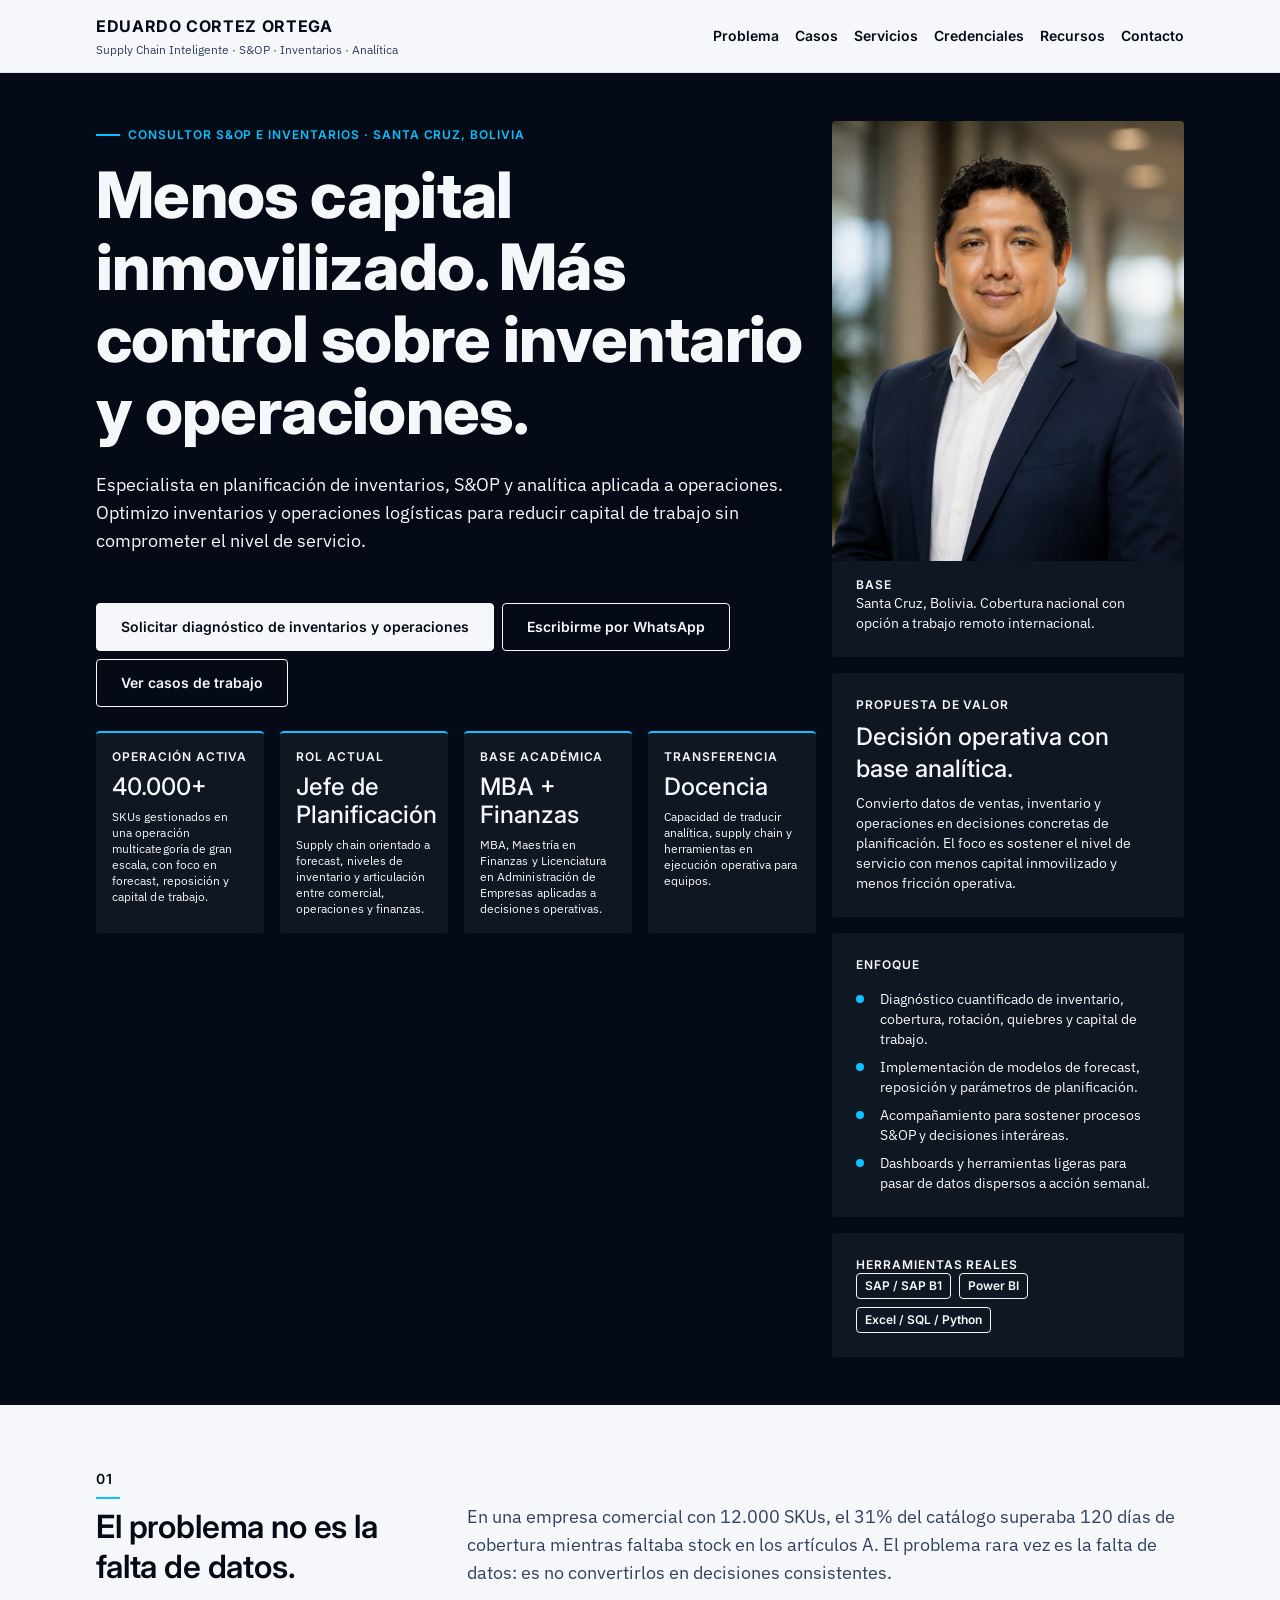
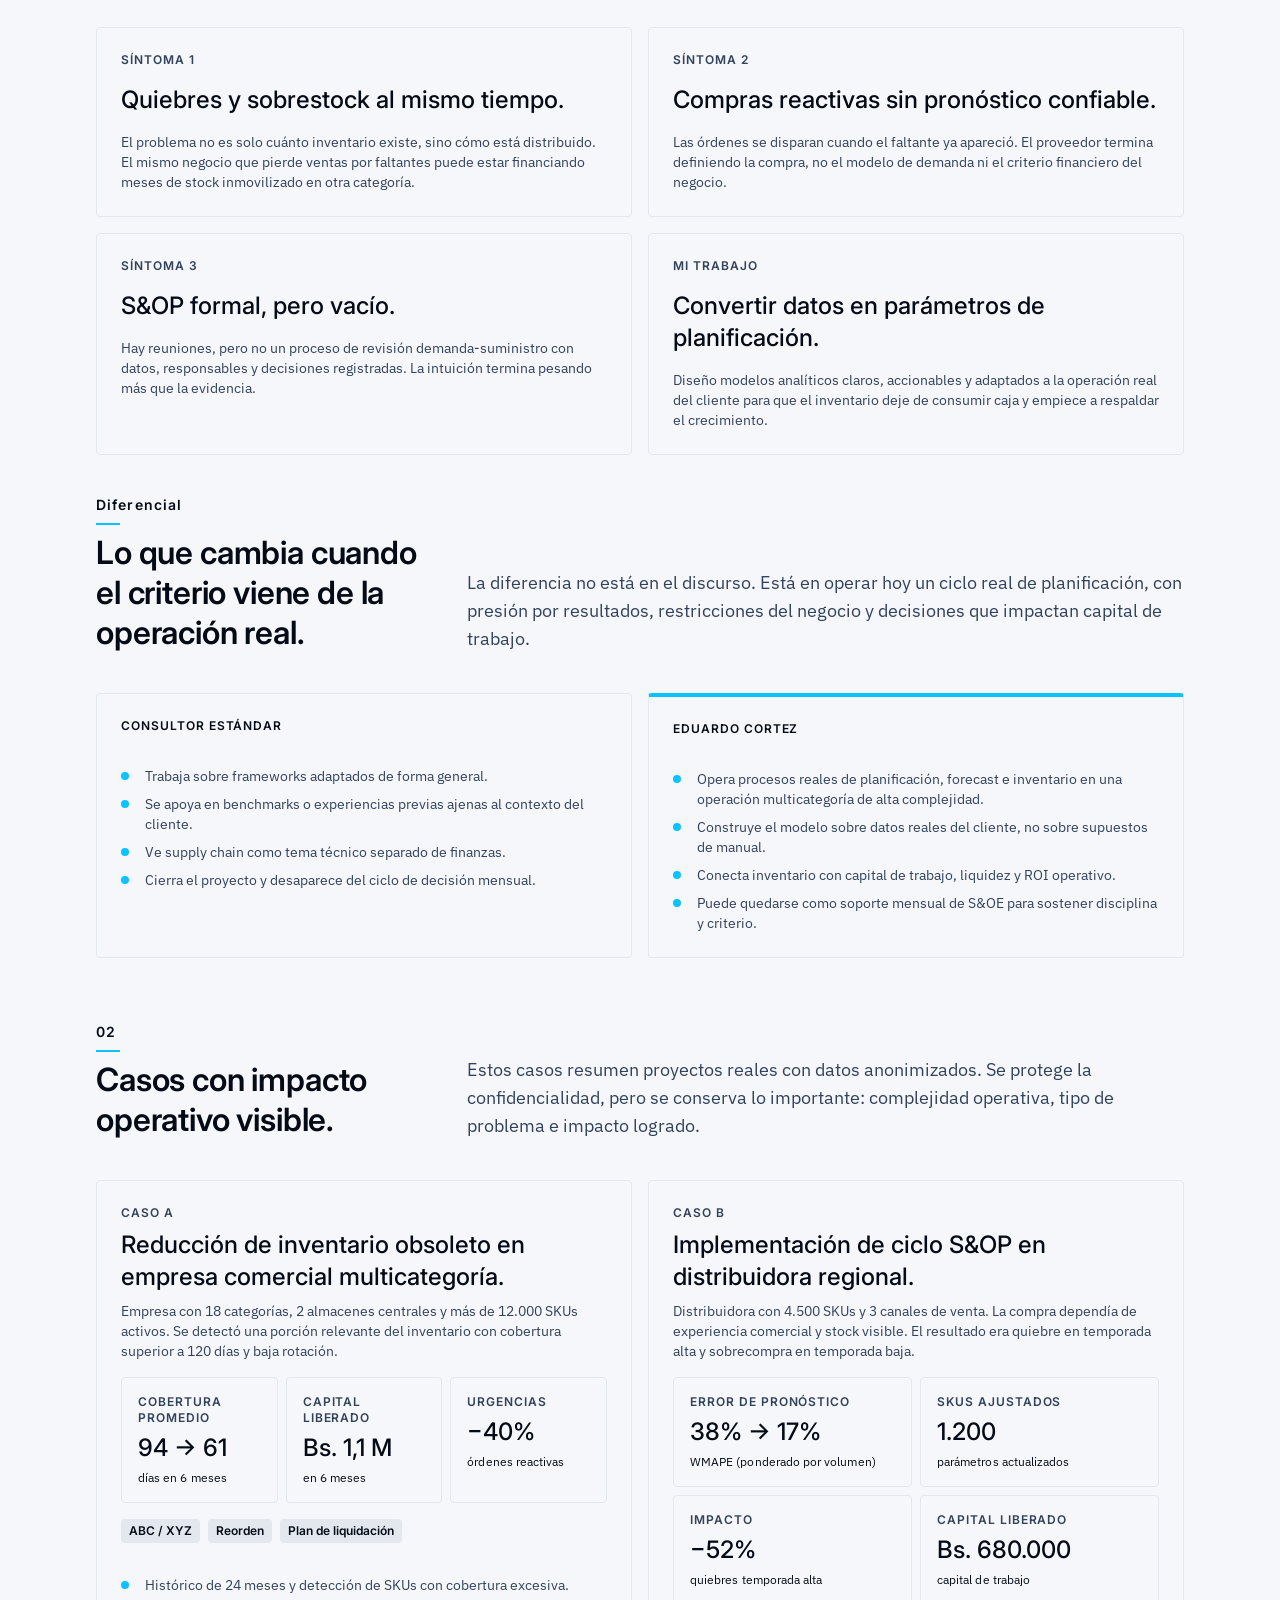
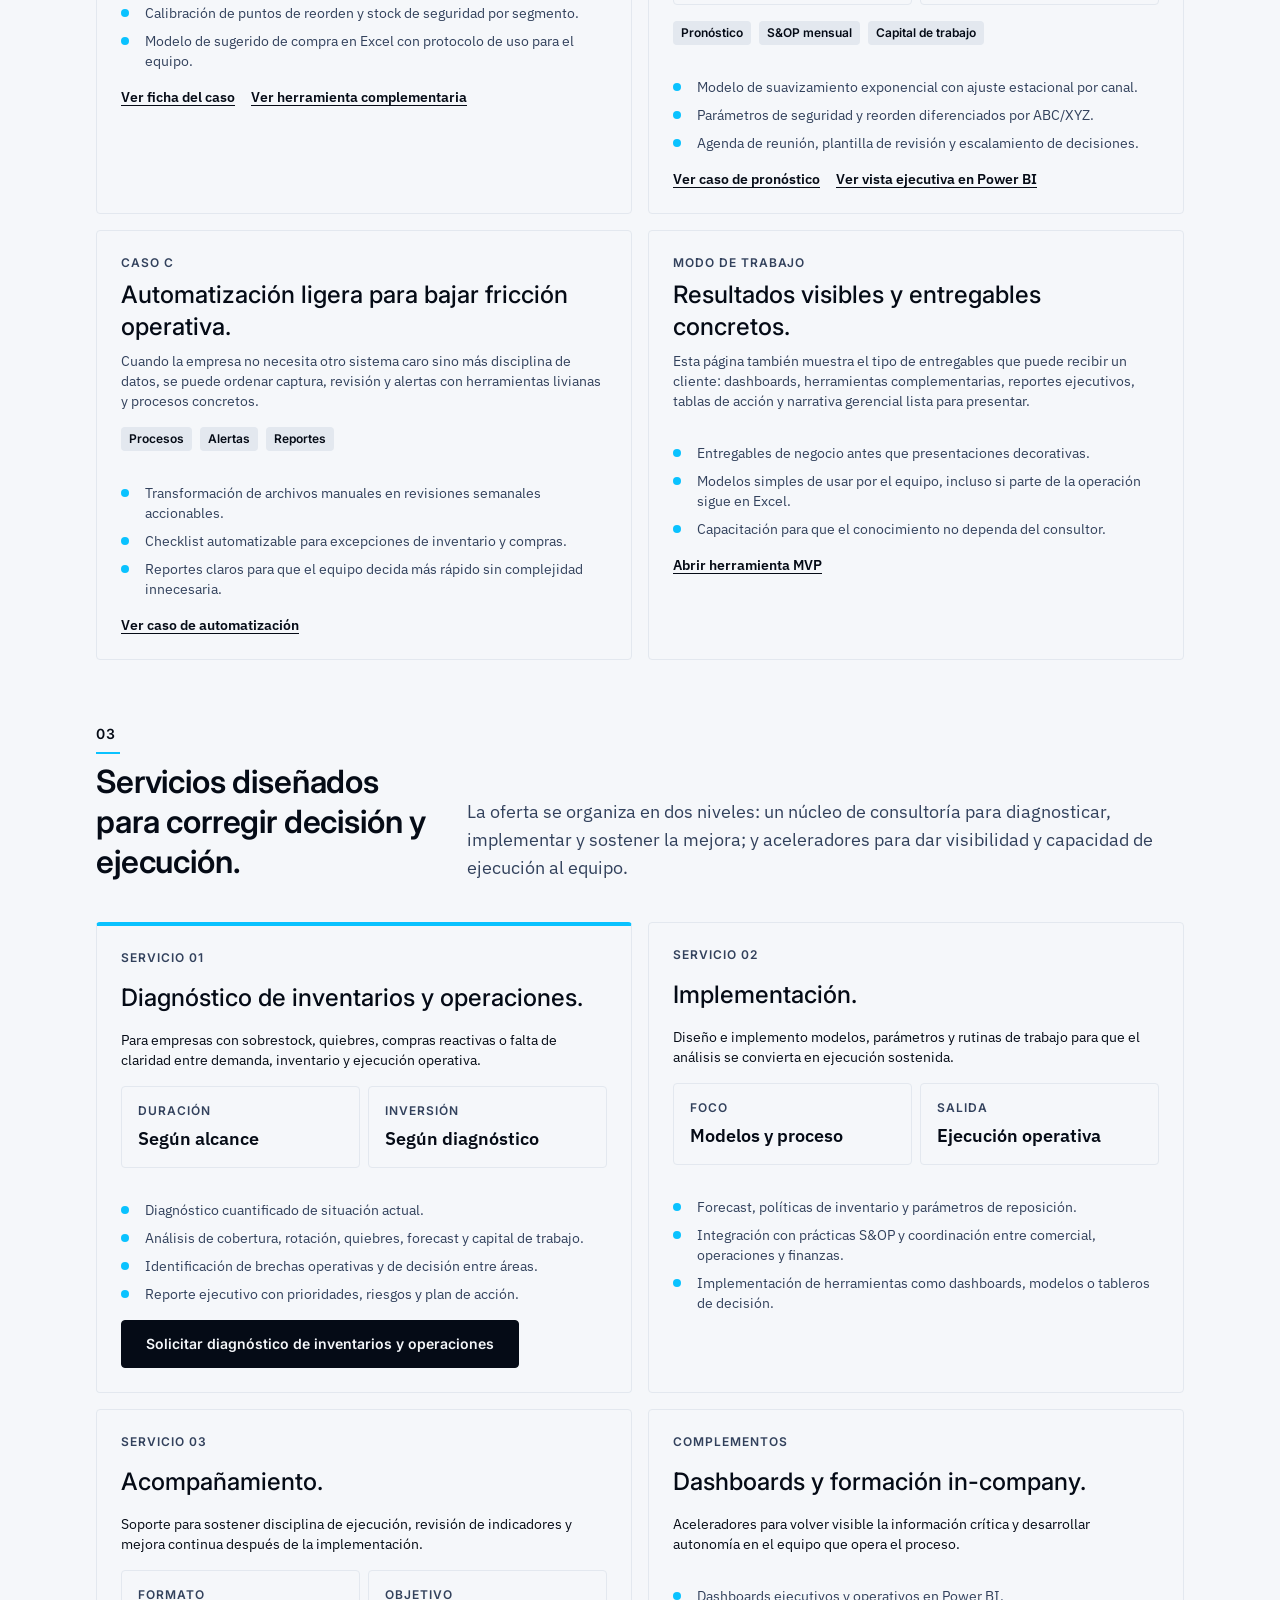
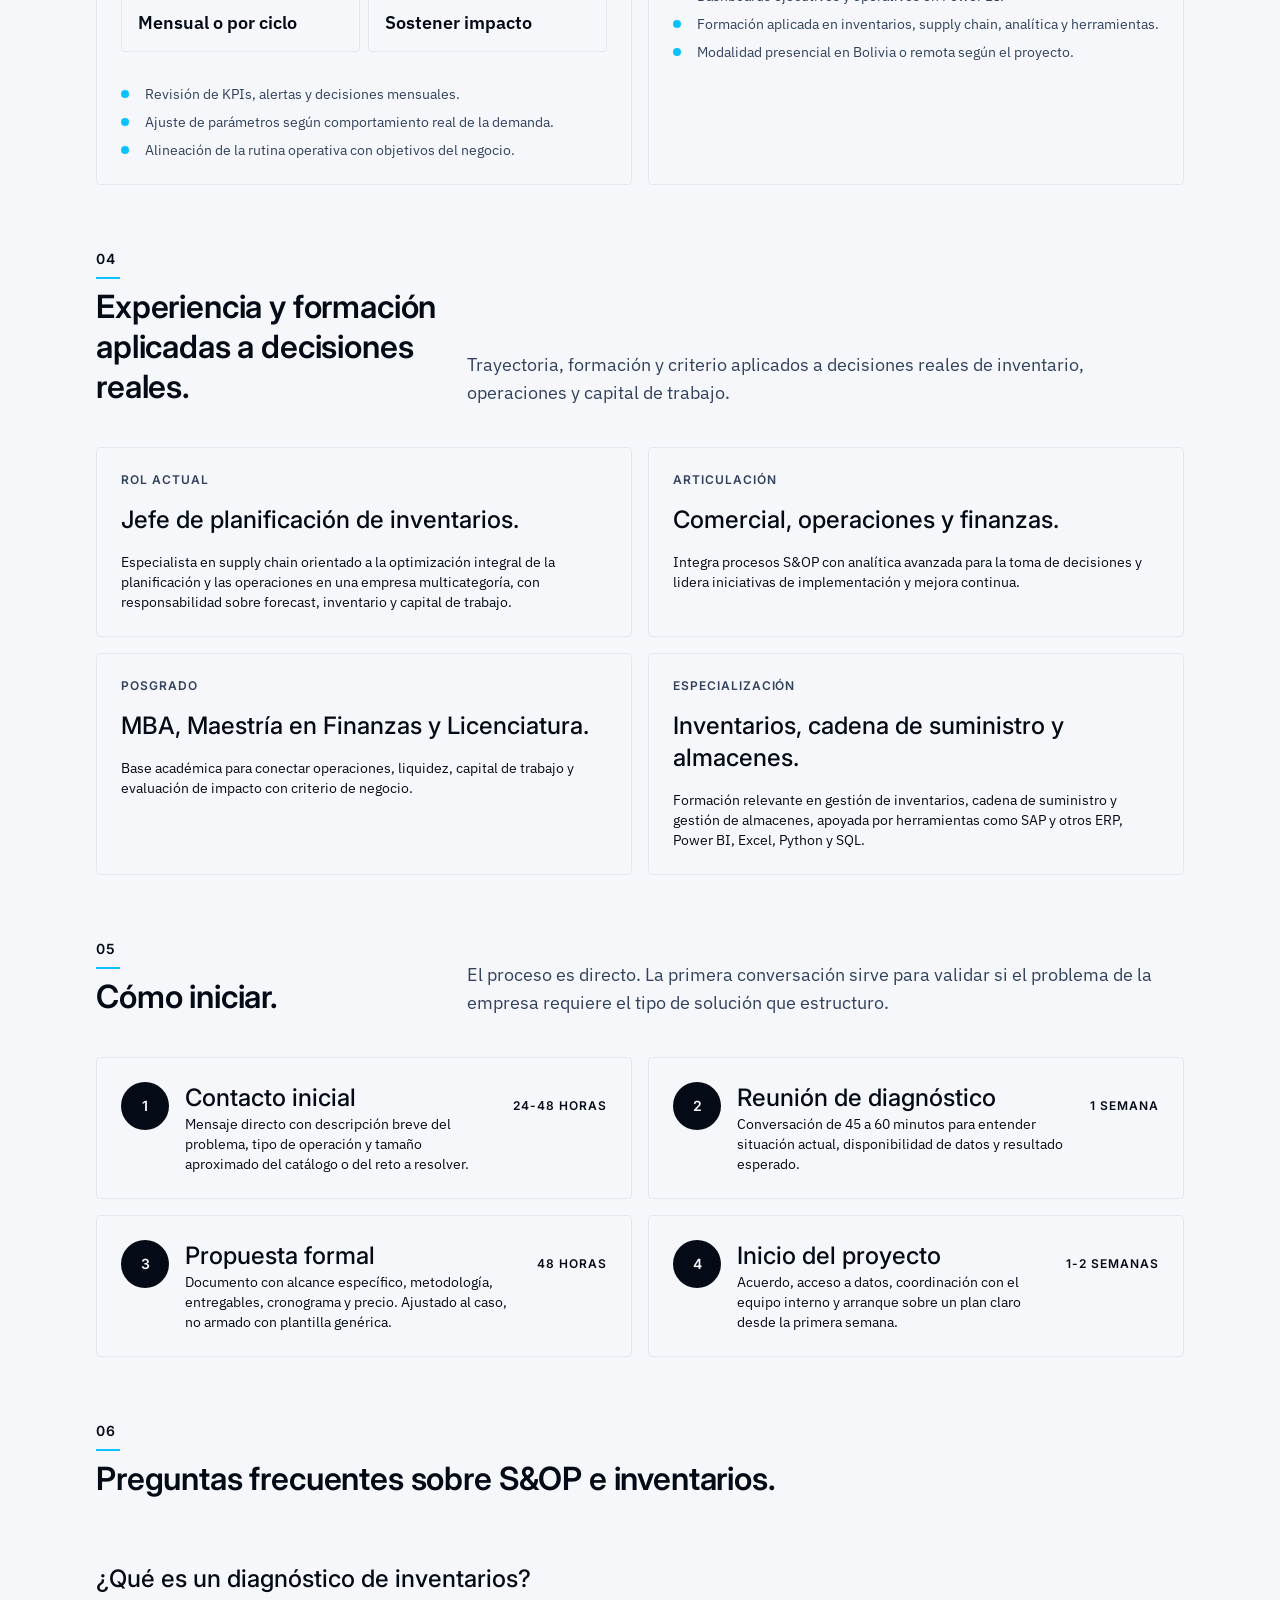
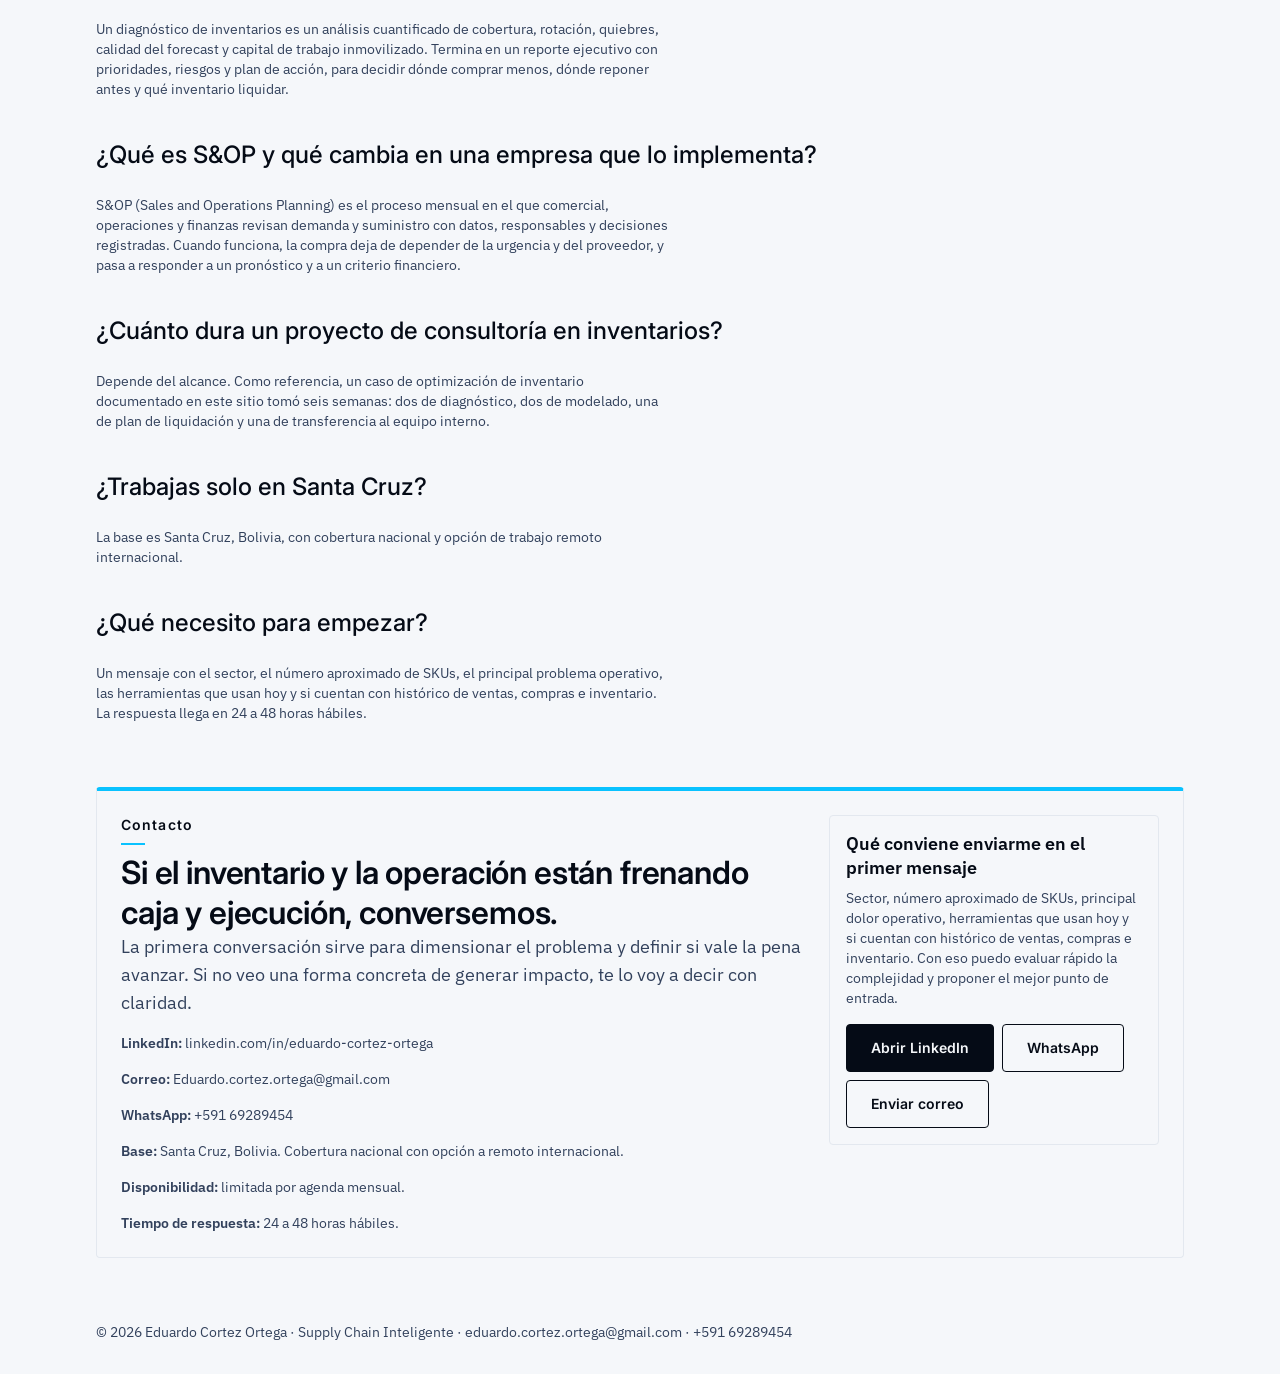
<file: index.html>
<!doctype html>
<html lang="es">
<head>
  <meta charset="utf-8">
  <meta name="viewport" content="width=device-width, initial-scale=1">
  <title>Consultor S&amp;OP e inventarios en Bolivia | Eduardo Cortez</title>
  <meta name="description" content="Consultor S&amp;OP y planificación de inventarios en Santa Cruz, Bolivia. Diagnóstico, forecast y reposición para liberar capital de trabajo.">
  <link rel="icon" href="/favicon.ico" sizes="16x16 32x32 48x48">
  <link rel="icon" href="/favicon-192.png" sizes="192x192" type="image/png">
  <link rel="icon" href="/favicon-96.png" sizes="96x96" type="image/png">
  <link rel="apple-touch-icon" href="/apple-touch-icon.png">
  <link rel="canonical" href="https://cadenasuministro.com/">
  <link rel="preconnect" href="https://fonts.googleapis.com">
  <link rel="preconnect" href="https://fonts.gstatic.com" crossorigin>
  <link href="https://fonts.googleapis.com/css2?family=IBM+Plex+Sans:wght@400;500;600&family=Inter:wght@500;600;700;800&display=swap" rel="stylesheet">
  <link rel="stylesheet" href="sci.css">
  <!-- Open Graph -->
  <meta property="og:type" content="website">
  <meta property="og:site_name" content="Eduardo Cortez Ortega">
  <meta property="og:locale" content="es_BO">
  <meta property="og:title" content="Eduardo Cortez Ortega | S&amp;OP e Inventarios">
  <meta property="og:description" content="Especialista en planificación de inventarios y S&amp;OP. Diagnóstico, implementación y formación en Bolivia y LATAM para liberar capital de trabajo.">
  <meta property="og:url" content="https://cadenasuministro.com/">
  <meta property="og:image" content="https://cadenasuministro.com/assets/eduardo-cortez.jpg">
  <meta property="og:image:width" content="1254">
  <meta property="og:image:height" content="1254">
  <meta property="og:image:alt" content="Eduardo Cortez Ortega, consultor S&amp;OP e inventarios">
  <!-- Twitter Card: summary porque la imagen es cuadrada -->
  <meta name="twitter:card" content="summary">
  <meta name="twitter:title" content="Eduardo Cortez Ortega | S&amp;OP e Inventarios">
  <meta name="twitter:description" content="Especialista en planificación de inventarios y S&amp;OP. Diagnóstico, implementación y formación en Bolivia y LATAM para liberar capital de trabajo.">
  <meta name="twitter:image" content="https://cadenasuministro.com/assets/eduardo-cortez.jpg">
  <script type="application/ld+json">
  {
    "@context": "https://schema.org",
    "@graph": [
      {
        "@type": "Person",
        "@id": "https://cadenasuministro.com/#eduardo",
        "name": "Eduardo Cortez Ortega",
        "url": "https://cadenasuministro.com/",
        "image": "https://cadenasuministro.com/assets/eduardo-cortez.jpg",
        "jobTitle": "Consultor en S&OP y planificación de inventarios",
        "description": "Especialista en planificación de inventarios, S&OP y analítica aplicada a operaciones. Consultoría y formación en Bolivia y LATAM.",
        "email": "mailto:eduardo.cortez.ortega@gmail.com",
        "telephone": "+59169289454",
        "address": {
          "@type": "PostalAddress",
          "addressLocality": "Santa Cruz de la Sierra",
          "addressCountry": "BO"
        },
        "knowsAbout": [
          "Sales and Operations Planning (S&OP)",
          "Sales and Operations Execution (S&OE)",
          "Planificación de inventarios",
          "Pronóstico de demanda",
          "Stock de seguridad y punto de reorden",
          "Clasificación ABC/XYZ",
          "Capital de trabajo",
          "Power BI"
        ],
        "knowsLanguage": "es",
        "sameAs": [
          "https://www.linkedin.com/in/eduardo-cortez-ortega/"
        ]
      },
      {
        "@type": "ProfessionalService",
        "@id": "https://cadenasuministro.com/#servicio",
        "name": "Eduardo Cortez Ortega — Consultoría S&OP e inventarios",
        "url": "https://cadenasuministro.com/",
        "image": "https://cadenasuministro.com/assets/eduardo-cortez.jpg",
        "description": "Diagnóstico, implementación y acompañamiento en planificación de inventarios, S&OP, forecast y reposición; dashboards en Power BI y formación in-company.",
        "founder": { "@id": "https://cadenasuministro.com/#eduardo" },
        "telephone": "+59169289454",
        "email": "mailto:eduardo.cortez.ortega@gmail.com",
        "address": {
          "@type": "PostalAddress",
          "addressLocality": "Santa Cruz de la Sierra",
          "addressCountry": "BO"
        },
        "areaServed": [
          { "@type": "Country", "name": "Bolivia" },
          { "@type": "Place", "name": "América Latina" }
        ],
        "makesOffer": [
          { "@type": "Offer", "itemOffered": { "@type": "Service", "name": "Diagnóstico de inventarios y operaciones" } },
          { "@type": "Offer", "itemOffered": { "@type": "Service", "name": "Implementación de S&OP" } },
          { "@type": "Offer", "itemOffered": { "@type": "Service", "name": "Acompañamiento S&OE" } },
          { "@type": "Offer", "itemOffered": { "@type": "Service", "name": "Dashboards en Power BI" } },
          { "@type": "Offer", "itemOffered": { "@type": "Service", "name": "Formación in-company en supply chain" } }
        ],
        "sameAs": [
          "https://www.linkedin.com/in/eduardo-cortez-ortega/"
        ]
      },
      {
        "@type": "WebSite",
        "@id": "https://cadenasuministro.com/#web",
        "url": "https://cadenasuministro.com/",
        "name": "Eduardo Cortez Ortega",
        "inLanguage": "es-BO",
        "publisher": { "@id": "https://cadenasuministro.com/#eduardo" }
      }
    ]
  }
  </script>
</head>
<body class="pg-home">
  <header class="topbar">
    <div class="wrap topbar-inner">
      <a class="brand" href="#inicio" aria-label="Ir al inicio">
        <strong>Eduardo Cortez Ortega</strong>
        <span>Supply Chain Inteligente · S&amp;OP · Inventarios · Analítica</span>
      </a>
      <nav class="nav" aria-label="Navegación principal">
        <a href="#problema">Problema</a>
        <a href="#casos">Casos</a>
        <a href="#servicios">Servicios</a>
        <a href="#credenciales">Credenciales</a>
        <a href="Recursos/">Recursos</a>
        <a href="#contacto">Contacto</a>
      </nav>
    </div>
  </header>

  <main class="wrap" id="inicio">
    <section class="hero modo-oscuro" aria-label="Presentación principal">
      <article class="hero-main">
        <div>
          <span class="eyebrow">Consultor S&amp;OP e inventarios · Santa Cruz, Bolivia</span>
          <h1>Menos capital inmovilizado. Más control sobre inventario y operaciones.</h1>
          <p class="headline-sub">Especialista en planificación de inventarios, S&amp;OP y analítica aplicada a operaciones. Optimizo inventarios y operaciones logísticas para reducir capital de trabajo sin comprometer el nivel de servicio.</p>
        </div>

        <div class="hero-footer">
          <div class="hero-actions">
            <a class="button primary" href="#contacto">Solicitar diagnóstico de inventarios y operaciones</a>
            <a class="button whatsapp" href="https://wa.me/59169289454" target="_blank" rel="noreferrer">Escribirme por WhatsApp</a>
            <a class="button secondary" href="#casos">Ver casos de trabajo</a>
          </div>

          <div class="hero-meta" aria-label="Métricas principales">
            <div class="metric">
              <span class="metric-label">Operación activa</span>
              <strong>40.000+</strong>
              <div class="metric-note">SKUs gestionados en una operación multicategoría de gran escala, con foco en forecast, reposición y capital de trabajo.</div>
            </div>
            <div class="metric">
              <span class="metric-label">Rol actual</span>
              <strong>Jefe de Planificación</strong>
              <div class="metric-note">Supply chain orientado a forecast, niveles de inventario y articulación entre comercial, operaciones y finanzas.</div>
            </div>
            <div class="metric">
              <span class="metric-label">Base académica</span>
              <strong>MBA + Finanzas</strong>
              <div class="metric-note">MBA, Maestría en Finanzas y Licenciatura en Administración de Empresas aplicadas a decisiones operativas.</div>
            </div>
            <div class="metric">
              <span class="metric-label">Transferencia</span>
              <strong>Docencia</strong>
              <div class="metric-note">Capacidad de traducir analítica, supply chain y herramientas en ejecución operativa para equipos.</div>
            </div>
          </div>
        </div>
      </article>

      <aside class="hero-side" aria-label="Resumen profesional">
        <section class="portrait-card">
          <img src="assets/eduardo-cortez.jpg" alt="Eduardo Cortez Ortega, consultor S&amp;OP e inventarios en Santa Cruz, Bolivia" width="1254" height="1254" decoding="async">
          <div class="portrait-caption">
            <p class="microcopy">Base</p>
            <p class="body-copy">Santa Cruz, Bolivia. Cobertura nacional con opción a trabajo remoto internacional.</p>
          </div>
        </section>

        <section>
          <p class="microcopy">Propuesta de valor</p>
          <p class="lead-title">Decisión operativa con base analítica.</p>
          <p class="body-copy">Convierto datos de ventas, inventario y operaciones en decisiones concretas de planificación. El foco es sostener el nivel de servicio con menos capital inmovilizado y menos fricción operativa.</p>
        </section>

        <section>
          <p class="microcopy">Enfoque</p>
          <ul class="list">
            <li>Diagnóstico cuantificado de inventario, cobertura, rotación, quiebres y capital de trabajo.</li>
            <li>Implementación de modelos de forecast, reposición y parámetros de planificación.</li>
            <li>Acompañamiento para sostener procesos S&amp;OP y decisiones interáreas.</li>
            <li>Dashboards y herramientas ligeras para pasar de datos dispersos a acción semanal.</li>
          </ul>
        </section>

        <section>
          <p class="microcopy">Herramientas reales</p>
          <div class="pill-row">
            <span class="pill">SAP / SAP B1</span>
            <span class="pill">Power BI</span>
            <span class="pill">Excel / SQL / Python</span>
          </div>
        </section>
      </aside>
    </section>

    <section class="section-shell" id="problema">
      <div class="section-head">
        <div>
          <div class="section-number">01</div>
          <h2 class="section-title">El problema no es la falta de datos.</h2>
        </div>
        <p class="section-intro">En una empresa comercial con 12.000 SKUs, el 31% del catálogo superaba 120 días de cobertura mientras faltaba stock en los artículos A. El problema rara vez es la falta de datos: es no convertirlos en decisiones consistentes.</p>
      </div>

      <div class="problem-grid">
        <article class="problem-card">
          <p class="microcopy">Síntoma 1</p>
          <h3>Quiebres y sobrestock al mismo tiempo.</h3>
          <p class="body-copy">El problema no es solo cuánto inventario existe, sino cómo está distribuido. El mismo negocio que pierde ventas por faltantes puede estar financiando meses de stock inmovilizado en otra categoría.</p>
        </article>

        <article class="problem-card">
          <p class="microcopy">Síntoma 2</p>
          <h3>Compras reactivas sin pronóstico confiable.</h3>
          <p class="body-copy">Las órdenes se disparan cuando el faltante ya apareció. El proveedor termina definiendo la compra, no el modelo de demanda ni el criterio financiero del negocio.</p>
        </article>

        <article class="problem-card">
          <p class="microcopy">Síntoma 3</p>
          <h3>S&amp;OP formal, pero vacío.</h3>
          <p class="body-copy">Hay reuniones, pero no un proceso de revisión demanda-suministro con datos, responsables y decisiones registradas. La intuición termina pesando más que la evidencia.</p>
        </article>

        <article class="problem-card">
          <p class="microcopy">Mi trabajo</p>
          <h3>Convertir datos en parámetros de planificación.</h3>
          <p class="body-copy">Diseño modelos analíticos claros, accionables y adaptados a la operación real del cliente para que el inventario deje de consumir caja y empiece a respaldar el crecimiento.</p>
        </article>
      </div>

      <div class="section-head mt-24">
        <div>
          <div class="section-number">Diferencial</div>
          <h2 class="section-title">Lo que cambia cuando el criterio viene de la operación real.</h2>
        </div>
          <p class="section-intro">La diferencia no está en el discurso. Está en operar hoy un ciclo real de planificación, con presión por resultados, restricciones del negocio y decisiones que impactan capital de trabajo.</p>
      </div>

      <div class="comparison-grid">
        <article class="comparison-card standard">
          <p class="microcopy">Consultor estándar</p>
          <ul class="list">
            <li>Trabaja sobre frameworks adaptados de forma general.</li>
            <li>Se apoya en benchmarks o experiencias previas ajenas al contexto del cliente.</li>
            <li>Ve supply chain como tema técnico separado de finanzas.</li>
            <li>Cierra el proyecto y desaparece del ciclo de decisión mensual.</li>
          </ul>
        </article>

        <article class="comparison-card eduardo">
          <p class="microcopy">Eduardo Cortez</p>
          <ul class="list">
            <li>Opera procesos reales de planificación, forecast e inventario en una operación multicategoría de alta complejidad.</li>
            <li>Construye el modelo sobre datos reales del cliente, no sobre supuestos de manual.</li>
            <li>Conecta inventario con capital de trabajo, liquidez y ROI operativo.</li>
            <li>Puede quedarse como soporte mensual de S&amp;OE para sostener disciplina y criterio.</li>
          </ul>
        </article>
      </div>
    </section>

    <section class="section-shell" id="casos">
      <div class="section-head">
        <div>
          <div class="section-number">02</div>
          <h2 class="section-title">Casos con impacto operativo visible.</h2>
        </div>
        <p class="section-intro">Estos casos resumen proyectos reales con datos anonimizados. Se protege la confidencialidad, pero se conserva lo importante: complejidad operativa, tipo de problema e impacto logrado.</p>
      </div>

      <div class="cases-grid">
        <article class="case-card">
          <div class="case-topline">
            <p class="microcopy">Caso A</p>
            <h3>Reducción de inventario obsoleto en empresa comercial multicategoría.</h3>
            <p class="body-copy">Empresa con 18 categorías, 2 almacenes centrales y más de 12.000 SKUs activos. Se detectó una porción relevante del inventario con cobertura superior a 120 días y baja rotación.</p>
          </div>

          <div class="case-metrics">
            <div class="mini-metric">
              <span>Cobertura promedio</span>
              <strong>94 → 61</strong>
              <div class="metric-note">días en 6 meses</div>
            </div>
            <div class="mini-metric">
              <span>Capital liberado</span>
              <strong>Bs. 1,1 M</strong>
              <div class="metric-note">en 6 meses</div>
            </div>
            <div class="mini-metric">
              <span>Urgencias</span>
              <strong>−40%</strong>
              <div class="metric-note">órdenes reactivas</div>
            </div>
          </div>

          <div class="pill-row">
            <span class="pill">ABC / XYZ</span>
            <span class="pill">Reorden</span>
            <span class="pill">Plan de liquidación</span>
          </div>

          <ul class="list">
            <li>Histórico de 24 meses y detección de SKUs con cobertura excesiva.</li>
            <li>Calibración de puntos de reorden y stock de seguridad por segmento.</li>
            <li>Modelo de sugerido de compra en Excel con protocolo de uso para el equipo.</li>
          </ul>

          <div class="case-links">
            <a class="text-link" href="caso_inventario.html">Ver ficha del caso</a>
            <a class="text-link" href="demo_inventario.html">Ver herramienta complementaria</a>
          </div>
        </article>

        <article class="case-card">
          <div class="case-topline">
            <p class="microcopy">Caso B</p>
            <h3>Implementación de ciclo S&amp;OP en distribuidora regional.</h3>
            <p class="body-copy">Distribuidora con 4.500 SKUs y 3 canales de venta. La compra dependía de experiencia comercial y stock visible. El resultado era quiebre en temporada alta y sobrecompra en temporada baja.</p>
          </div>

          <div class="case-metrics">
            <div class="mini-metric">
              <span>Error de pronóstico</span>
              <strong>38% → 17%</strong>
              <div class="metric-note">WMAPE (ponderado por volumen)</div>
            </div>
            <div class="mini-metric">
              <span>SKUs ajustados</span>
              <strong>1.200</strong>
              <div class="metric-note">parámetros actualizados</div>
            </div>
            <div class="mini-metric">
              <span>Impacto</span>
              <strong>−52%</strong>
              <div class="metric-note">quiebres temporada alta</div>
            </div>
            <div class="mini-metric">
              <span>Capital liberado</span>
              <strong>Bs. 680.000</strong>
              <div class="metric-note">capital de trabajo</div>
            </div>
          </div>

          <div class="pill-row">
            <span class="pill">Pronóstico</span>
            <span class="pill">S&amp;OP mensual</span>
            <span class="pill">Capital de trabajo</span>
          </div>

          <ul class="list">
            <li>Modelo de suavizamiento exponencial con ajuste estacional por canal.</li>
            <li>Parámetros de seguridad y reorden diferenciados por ABC/XYZ.</li>
            <li>Agenda de reunión, plantilla de revisión y escalamiento de decisiones.</li>
          </ul>

          <div class="case-links">
            <a class="text-link" href="caso_pronostico_reposicion.html">Ver caso de pronóstico</a>
            <a class="text-link" href="caso_powerbi.html">Ver vista ejecutiva en Power BI</a>
          </div>
        </article>

        <article class="case-card">
          <div class="case-topline">
            <p class="microcopy">Caso C</p>
            <h3>Automatización ligera para bajar fricción operativa.</h3>
            <p class="body-copy">Cuando la empresa no necesita otro sistema caro sino más disciplina de datos, se puede ordenar captura, revisión y alertas con herramientas livianas y procesos concretos.</p>
          </div>


          <div class="pill-row">
            <span class="pill">Procesos</span>
            <span class="pill">Alertas</span>
            <span class="pill">Reportes</span>
          </div>

          <ul class="list">
            <li>Transformación de archivos manuales en revisiones semanales accionables.</li>
            <li>Checklist automatizable para excepciones de inventario y compras.</li>
            <li>Reportes claros para que el equipo decida más rápido sin complejidad innecesaria.</li>
          </ul>

          <div class="case-links">
            <a class="text-link" href="caso_automatizacion_operativa.html">Ver caso de automatización</a>
          </div>
        </article>

        <article class="case-card">
          <div class="case-topline">
            <p class="microcopy">Modo de trabajo</p>
            <h3>Resultados visibles y entregables concretos.</h3>
            <p class="body-copy">Esta página también muestra el tipo de entregables que puede recibir un cliente: dashboards, herramientas complementarias, reportes ejecutivos, tablas de acción y narrativa gerencial lista para presentar.</p>
          </div>

          <ul class="list">
            <li>Entregables de negocio antes que presentaciones decorativas.</li>
            <li>Modelos simples de usar por el equipo, incluso si parte de la operación sigue en Excel.</li>
            <li>Capacitación para que el conocimiento no dependa del consultor.</li>
          </ul>

          <div class="case-links">
            <a class="text-link" href="demo_inventario.html">Abrir herramienta MVP</a>
          </div>
        </article>
      </div>
    </section>

    <section class="section-shell" id="servicios">
      <div class="section-head">
        <div>
          <div class="section-number">03</div>
          <h2 class="section-title">Servicios diseñados para corregir decisión y ejecución.</h2>
        </div>
        <p class="section-intro">La oferta se organiza en dos niveles: un núcleo de consultoría para diagnosticar, implementar y sostener la mejora; y aceleradores para dar visibilidad y capacidad de ejecución al equipo.</p>
      </div>

      <div class="services-grid">
        <article class="service-card featured">
          <p class="microcopy">Servicio 01</p>
          <h3>Diagnóstico de inventarios y operaciones.</h3>
          <p>Para empresas con sobrestock, quiebres, compras reactivas o falta de claridad entre demanda, inventario y ejecución operativa.</p>

          <div class="service-meta">
            <div class="service-stat">
              <span>Duración</span>
              <strong>Según alcance</strong>
            </div>
            <div class="service-stat">
              <span>Inversión</span>
              <strong>Según diagnóstico</strong>
            </div>
          </div>

          <ul class="list">
            <li>Diagnóstico cuantificado de situación actual.</li>
            <li>Análisis de cobertura, rotación, quiebres, forecast y capital de trabajo.</li>
            <li>Identificación de brechas operativas y de decisión entre áreas.</li>
            <li>Reporte ejecutivo con prioridades, riesgos y plan de acción.</li>
          </ul>

          <div class="service-actions">
            <a class="button primary" href="#contacto">Solicitar diagnóstico de inventarios y operaciones</a>
          </div>
        </article>

        <article class="service-card">
          <p class="microcopy">Servicio 02</p>
          <h3>Implementación.</h3>
          <p>Diseño e implemento modelos, parámetros y rutinas de trabajo para que el análisis se convierta en ejecución sostenida.</p>

          <div class="service-meta">
            <div class="service-stat">
              <span>Foco</span>
              <strong>Modelos y proceso</strong>
            </div>
            <div class="service-stat">
              <span>Salida</span>
              <strong>Ejecución operativa</strong>
            </div>
          </div>

          <ul class="list">
            <li>Forecast, políticas de inventario y parámetros de reposición.</li>
            <li>Integración con prácticas S&amp;OP y coordinación entre comercial, operaciones y finanzas.</li>
            <li>Implementación de herramientas como dashboards, modelos o tableros de decisión.</li>
          </ul>
        </article>

        <article class="service-card">
          <p class="microcopy">Servicio 03</p>
          <h3>Acompañamiento.</h3>
          <p>Soporte para sostener disciplina de ejecución, revisión de indicadores y mejora continua después de la implementación.</p>

          <div class="service-meta">
            <div class="service-stat">
              <span>Formato</span>
              <strong>Mensual o por ciclo</strong>
            </div>
            <div class="service-stat">
              <span>Objetivo</span>
              <strong>Sostener impacto</strong>
            </div>
          </div>

          <ul class="list">
            <li>Revisión de KPIs, alertas y decisiones mensuales.</li>
            <li>Ajuste de parámetros según comportamiento real de la demanda.</li>
            <li>Alineación de la rutina operativa con objetivos del negocio.</li>
          </ul>
        </article>

        <article class="service-card">
          <p class="microcopy">Complementos</p>
          <h3>Dashboards y formación in-company.</h3>
          <p>Aceleradores para volver visible la información crítica y desarrollar autonomía en el equipo que opera el proceso.</p>

          <ul class="list">
            <li>Dashboards ejecutivos y operativos en Power BI.</li>
            <li>Formación aplicada en inventarios, supply chain, analítica y herramientas.</li>
            <li>Modalidad presencial en Bolivia o remota según el proyecto.</li>
          </ul>
        </article>
      </div>
    </section>

    <section class="section-shell" id="credenciales">
      <div class="section-head">
        <div>
          <div class="section-number">04</div>
          <h2 class="section-title">Experiencia y formación aplicadas a decisiones reales.</h2>
        </div>
        <p class="section-intro">Trayectoria, formación y criterio aplicados a decisiones reales de inventario, operaciones y capital de trabajo.</p>
      </div>

      <div class="credentials-grid">
        <article class="cred-item">
          <p class="microcopy">Rol actual</p>
          <h3>Jefe de planificación de inventarios.</h3>
          <p>Especialista en supply chain orientado a la optimización integral de la planificación y las operaciones en una empresa multicategoría, con responsabilidad sobre forecast, inventario y capital de trabajo.</p>
        </article>

        <article class="cred-item">
          <p class="microcopy">Articulación</p>
          <h3>Comercial, operaciones y finanzas.</h3>
          <p>Integra procesos S&amp;OP con analítica avanzada para la toma de decisiones y lidera iniciativas de implementación y mejora continua.</p>
        </article>

        <article class="cred-item">
          <p class="microcopy">Posgrado</p>
          <h3>MBA, Maestría en Finanzas y Licenciatura.</h3>
          <p>Base académica para conectar operaciones, liquidez, capital de trabajo y evaluación de impacto con criterio de negocio.</p>
        </article>

        <article class="cred-item">
          <p class="microcopy">Especialización</p>
          <h3>Inventarios, cadena de suministro y almacenes.</h3>
          <p>Formación relevante en gestión de inventarios, cadena de suministro y gestión de almacenes, apoyada por herramientas como SAP y otros ERP, Power BI, Excel, Python y SQL.</p>
        </article>
      </div>
    </section>

    <section class="section-shell">
      <div class="section-head">
        <div>
          <div class="section-number">05</div>
          <h2 class="section-title">Cómo iniciar.</h2>
        </div>
        <p class="section-intro">El proceso es directo. La primera conversación sirve para validar si el problema de la empresa requiere el tipo de solución que estructuro.</p>
      </div>

      <div class="process-grid">
        <article class="process-row">
          <div class="step-num">1</div>
          <div>
            <h3>Contacto inicial</h3>
            <p>Mensaje directo con descripción breve del problema, tipo de operación y tamaño aproximado del catálogo o del reto a resolver.</p>
          </div>
          <div class="step-time">24-48 horas</div>
        </article>

        <article class="process-row">
          <div class="step-num">2</div>
          <div>
            <h3>Reunión de diagnóstico</h3>
            <p>Conversación de 45 a 60 minutos para entender situación actual, disponibilidad de datos y resultado esperado.</p>
          </div>
          <div class="step-time">1 semana</div>
        </article>

        <article class="process-row">
          <div class="step-num">3</div>
          <div>
            <h3>Propuesta formal</h3>
            <p>Documento con alcance específico, metodología, entregables, cronograma y precio. Ajustado al caso, no armado con plantilla genérica.</p>
          </div>
          <div class="step-time">48 horas</div>
        </article>

        <article class="process-row">
          <div class="step-num">4</div>
          <div>
            <h3>Inicio del proyecto</h3>
            <p>Acuerdo, acceso a datos, coordinación con el equipo interno y arranque sobre un plan claro desde la primera semana.</p>
          </div>
          <div class="step-time">1-2 semanas</div>
        </article>
      </div>
    </section>

    <section class="section-shell" id="preguntas">
      <div class="section-head">
        <div>
          <div class="section-number">06</div>
          <h2 class="section-title">Preguntas frecuentes sobre S&amp;OP e inventarios.</h2>
        </div>
      </div>

      <h3>¿Qué es un diagnóstico de inventarios?</h3>
      <p class="body-copy">Un diagnóstico de inventarios es un análisis cuantificado de cobertura, rotación, quiebres, calidad del forecast y capital de trabajo inmovilizado. Termina en un reporte ejecutivo con prioridades, riesgos y plan de acción, para decidir dónde comprar menos, dónde reponer antes y qué inventario liquidar.</p>

      <h3>¿Qué es S&amp;OP y qué cambia en una empresa que lo implementa?</h3>
      <p class="body-copy">S&amp;OP (Sales and Operations Planning) es el proceso mensual en el que comercial, operaciones y finanzas revisan demanda y suministro con datos, responsables y decisiones registradas. Cuando funciona, la compra deja de depender de la urgencia y del proveedor, y pasa a responder a un pronóstico y a un criterio financiero.</p>

      <h3>¿Cuánto dura un proyecto de consultoría en inventarios?</h3>
      <p class="body-copy">Depende del alcance. Como referencia, un caso de optimización de inventario documentado en este sitio tomó seis semanas: dos de diagnóstico, dos de modelado, una de plan de liquidación y una de transferencia al equipo interno.</p>

      <h3>¿Trabajas solo en Santa Cruz?</h3>
      <p class="body-copy">La base es Santa Cruz, Bolivia, con cobertura nacional y opción de trabajo remoto internacional.</p>

      <h3>¿Qué necesito para empezar?</h3>
      <p class="body-copy">Un mensaje con el sector, el número aproximado de SKUs, el principal problema operativo, las herramientas que usan hoy y si cuentan con histórico de ventas, compras e inventario. La respuesta llega en 24 a 48 horas hábiles.</p>
    </section>

    <section class="contact-card" id="contacto">
      <div class="contact-grid">
        <div>
          <div class="section-number">Contacto</div>
          <h2 class="section-title">Si el inventario y la operación están frenando caja y ejecución, conversemos.</h2>
          <p class="section-intro">La primera conversación sirve para dimensionar el problema y definir si vale la pena avanzar. Si no veo una forma concreta de generar impacto, te lo voy a decir con claridad.</p>

          <div class="contact-lines">
            <div class="contact-line"><strong>LinkedIn:</strong> linkedin.com/in/eduardo-cortez-ortega</div>
            <div class="contact-line"><strong>Correo:</strong> Eduardo.cortez.ortega@gmail.com</div>
            <div class="contact-line"><strong>WhatsApp:</strong> +591 69289454</div>
            <div class="contact-line"><strong>Base:</strong> Santa Cruz, Bolivia. Cobertura nacional con opción a remoto internacional.</div>
            <div class="contact-line"><strong>Disponibilidad:</strong> limitada por agenda mensual.</div>
            <div class="contact-line"><strong>Tiempo de respuesta:</strong> 24 a 48 horas hábiles.</div>
          </div>
        </div>

        <aside class="callout">
          <strong>Qué conviene enviarme en el primer mensaje</strong>
          <p class="body-copy">Sector, número aproximado de SKUs, principal dolor operativo, herramientas que usan hoy y si cuentan con histórico de ventas, compras e inventario. Con eso puedo evaluar rápido la complejidad y proponer el mejor punto de entrada.</p>
          <div class="hero-actions mt-16">
            <a class="button primary" href="https://www.linkedin.com/in/eduardo-cortez-ortega/" target="_blank" rel="noreferrer">Abrir LinkedIn</a>
            <a class="button whatsapp" href="https://wa.me/59169289454" target="_blank" rel="noreferrer">WhatsApp</a>
            <a class="button secondary" href="mailto:Eduardo.cortez.ortega@gmail.com">Enviar correo</a>
          </div>
        </aside>
      </div>
    </section>
  </main>

  <footer class="wrap">
    <p>© 2026 Eduardo Cortez Ortega · Supply Chain Inteligente · eduardo.cortez.ortega@gmail.com · +591 69289454</p>
  </footer>
</body>
</html>
</file>
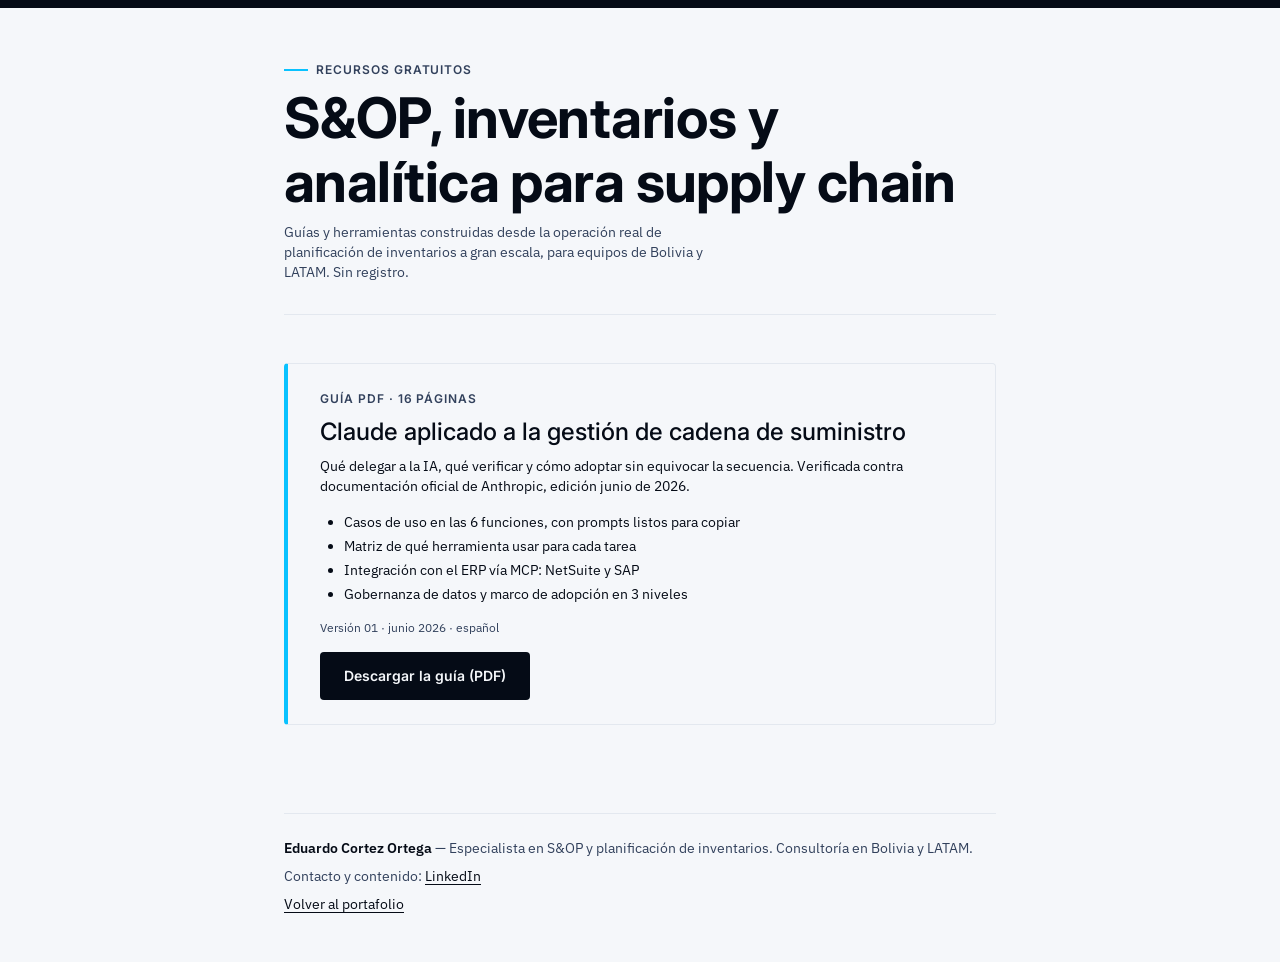
<file: Recursos/index.html>
<!DOCTYPE html>
<html lang="es">
<head>
<meta charset="UTF-8">
<meta name="viewport" content="width=device-width, initial-scale=1.0">
<title>Recursos — Eduardo Cortez Ortega · S&amp;OP e Inventarios</title>
<meta name="description" content="Guías y herramientas gratuitas de S&OP, planificación de inventarios y analítica para supply chain en Bolivia y LATAM.">
<link rel="icon" href="../favicon.ico" type="image/x-icon">
<link rel="preconnect" href="https://fonts.googleapis.com">
<link rel="preconnect" href="https://fonts.gstatic.com" crossorigin>
<link href="https://fonts.googleapis.com/css2?family=IBM+Plex+Sans:wght@400;500;600&family=Inter:wght@500;600;700;800&display=swap" rel="stylesheet">
<link rel="stylesheet" href="../sci.css">
</head>
<body class="pg-recursos">
<div class="banda"></div>
<div class="contenedor">

<header>
  <span class="eyebrow">Recursos gratuitos</span>
  <h1>S&amp;OP, inventarios y analítica para supply chain</h1>
  <p>Guías y herramientas construidas desde la operación real de planificación de inventarios a gran escala, para equipos de Bolivia y LATAM. Sin registro.</p>
</header>

<main>

  <article class="recurso">
    <span class="tipo">Guía PDF · 16 páginas</span>
    <h2>Claude aplicado a la gestión de cadena de suministro</h2>
    <p>Qué delegar a la IA, qué verificar y cómo adoptar sin equivocar la secuencia. Verificada contra documentación oficial de Anthropic, edición junio de 2026.</p>
    <ul>
      <li>Casos de uso en las 6 funciones, con prompts listos para copiar</li>
      <li>Matriz de qué herramienta usar para cada tarea</li>
      <li>Integración con el ERP vía MCP: NetSuite y SAP</li>
      <li>Gobernanza de datos y marco de adopción en 3 niveles</li>
    </ul>
    <div class="meta">Versión 01 · junio 2026 · español</div>
    <a class="boton" href="guia-claude-cadena-suministro-v01.pdf" download>Descargar la guía (PDF)</a>
  </article>

  <!-- Plantilla para próximos recursos: duplicar el bloque <article> anterior -->

</main>

<footer>
  <p><strong>Eduardo Cortez Ortega</strong> — Especialista en S&amp;OP y planificación de inventarios. Consultoría en Bolivia y LATAM.</p>
  <p>Contacto y contenido: <a href="https://www.linkedin.com/in/eduardo-cortez-ortega/" rel="me">LinkedIn</a></p>
  <p><a href="../">Volver al portafolio</a></p>
</footer>

</div>
</body>
</html>
</file>
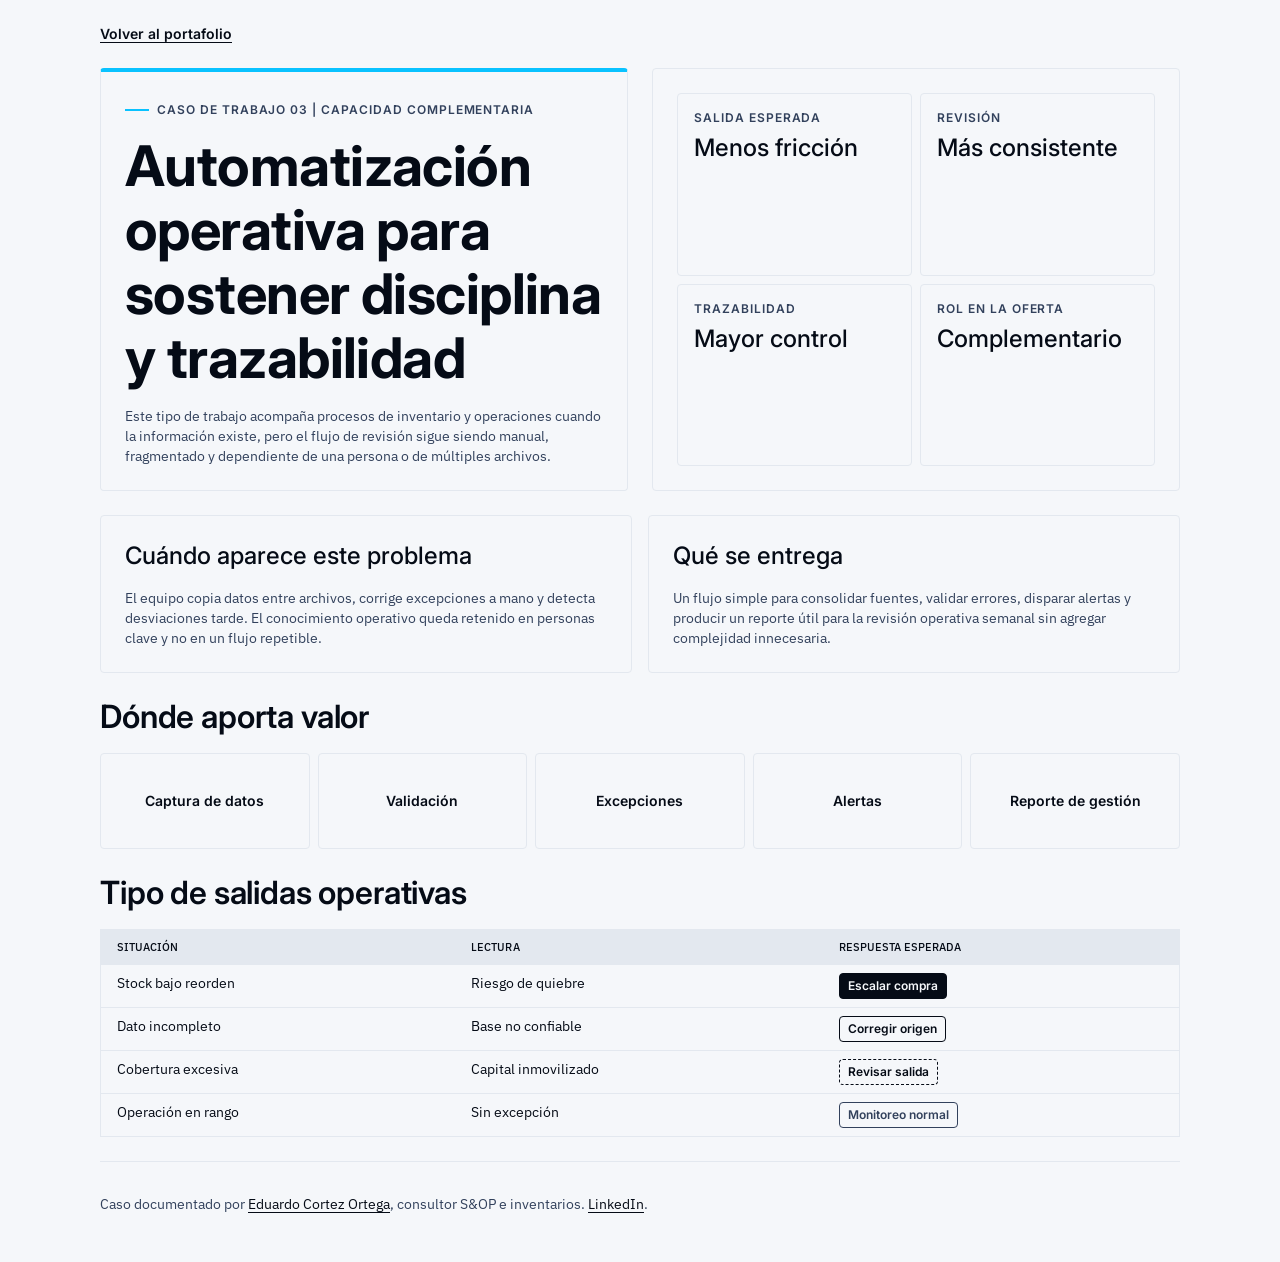
<file: caso_automatizacion_operativa.html>
<!doctype html>
<html lang="es">
<head>
  <meta charset="utf-8">
  <meta name="viewport" content="width=device-width, initial-scale=1">
  <title>Caso: automatización operativa de inventario | Eduardo Cortez</title>
  <meta name="description" content="Automatización ligera para consolidar datos, validar errores y disparar alertas de inventario y compras sin agregar otro sistema.">
  <link rel="icon" href="/favicon.ico" sizes="16x16 32x32 48x48">
  <link rel="icon" href="/favicon-192.png" sizes="192x192" type="image/png">
  <link rel="icon" href="/favicon-96.png" sizes="96x96" type="image/png">
  <link rel="apple-touch-icon" href="/apple-touch-icon.png">
  <link rel="canonical" href="https://cadenasuministro.com/caso_automatizacion_operativa.html">
  <meta property="og:type" content="article">
  <meta property="og:locale" content="es_BO">
  <meta property="og:title" content="Caso: automatización operativa de inventario | Eduardo Cortez">
  <meta property="og:description" content="Automatización ligera para consolidar datos, validar errores y disparar alertas de inventario y compras sin agregar otro sistema.">
  <meta property="og:url" content="https://cadenasuministro.com/caso_automatizacion_operativa.html">
  <meta property="og:image" content="https://cadenasuministro.com/assets/eduardo-cortez.jpg">
  <meta name="author" content="Eduardo Cortez Ortega">
  <link rel="preconnect" href="https://fonts.googleapis.com">
  <link rel="preconnect" href="https://fonts.gstatic.com" crossorigin>
  <link href="https://fonts.googleapis.com/css2?family=IBM+Plex+Sans:wght@400;500;600&family=Inter:wght@500;600;700;800&display=swap" rel="stylesheet">
  <link rel="stylesheet" href="sci.css">
</head>
<body class="pg-caso">
  <main class="page">
    <nav><a href="index.html">Volver al portafolio</a></nav>
    <header class="hero">
      <div>
        <span class="eyebrow">Caso de trabajo 03 | Capacidad complementaria</span>
        <h1>Automatización operativa para sostener disciplina y trazabilidad</h1>
        <p>Este tipo de trabajo acompaña procesos de inventario y operaciones cuando la información existe, pero el flujo de revisión sigue siendo manual, fragmentado y dependiente de una persona o de múltiples archivos.</p>
      </div>
      <div class="scorecard">
        <div><span>Salida esperada</span><strong>Menos fricción</strong></div>
        <div><span>Revisión</span><strong>Más consistente</strong></div>
        <div><span>Trazabilidad</span><strong>Mayor control</strong></div>
        <div><span>Rol en la oferta</span><strong>Complementario</strong></div>
      </div>
    </header>

    <section class="two">
      <article class="card">
        <h2>Cuándo aparece este problema</h2>
        <p>El equipo copia datos entre archivos, corrige excepciones a mano y detecta desviaciones tarde. El conocimiento operativo queda retenido en personas clave y no en un flujo repetible.</p>
      </article>
      <article class="card">
        <h2>Qué se entrega</h2>
        <p>Un flujo simple para consolidar fuentes, validar errores, disparar alertas y producir un reporte útil para la revisión operativa semanal sin agregar complejidad innecesaria.</p>
      </article>
    </section>

    <section>
      <h2>Dónde aporta valor</h2>
      <div class="flow">
        <div>Captura de datos</div>
        <div>Validación</div>
        <div>Excepciones</div>
        <div>Alertas</div>
        <div>Reporte de gestión</div>
      </div>
    </section>

    <section>
      <h2>Tipo de salidas operativas</h2>
      <table>
        <thead>
          <tr><th>Situación</th><th>Lectura</th><th>Respuesta esperada</th></tr>
        </thead>
        <tbody>
          <tr><td>Stock bajo reorden</td><td>Riesgo de quiebre</td><td><span class="tag estado-critico">Escalar compra</span></td></tr>
          <tr><td>Dato incompleto</td><td>Base no confiable</td><td><span class="tag estado-vigilar">Corregir origen</span></td></tr>
          <tr><td>Cobertura excesiva</td><td>Capital inmovilizado</td><td><span class="tag estado-exceso">Revisar salida</span></td></tr>
          <tr><td>Operación en rango</td><td>Sin excepción</td><td><span class="tag estado-sano">Monitoreo normal</span></td></tr>
        </tbody>
      </table>
    </section>
    <footer class="autor"><p>Caso documentado por <a href="https://cadenasuministro.com/" rel="author">Eduardo Cortez Ortega</a>, consultor S&amp;OP e inventarios. <a href="https://www.linkedin.com/in/eduardo-cortez-ortega/" rel="me">LinkedIn</a>.</p></footer>
  </main>
</body>
</html>
</file>
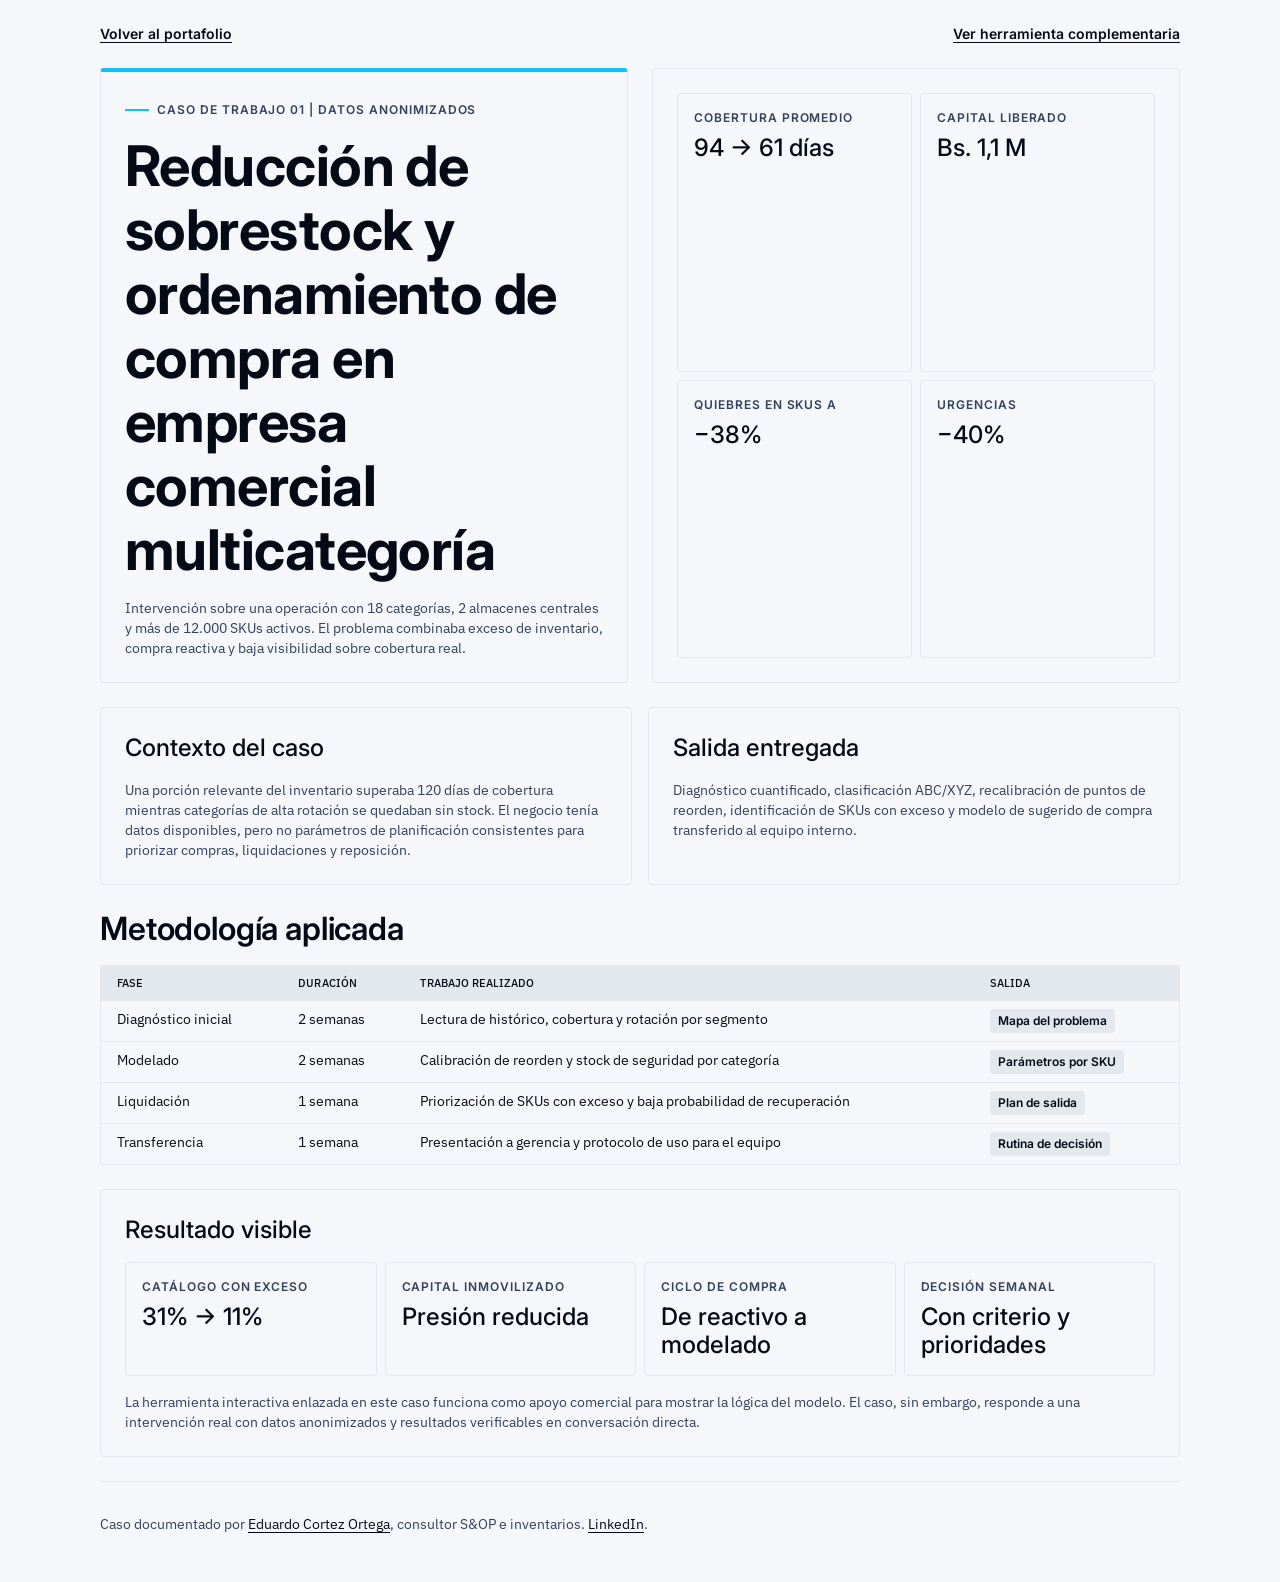
<file: caso_inventario.html>
<!doctype html>
<html lang="es">
<head>
  <meta charset="utf-8">
  <meta name="viewport" content="width=device-width, initial-scale=1">
  <title>Caso: reducción de sobrestock multicategoría | Eduardo Cortez</title>
  <meta name="description" content="Caso con datos anonimizados: 12.000 SKUs, cobertura de 94 a 61 días y Bs. 1,1 M de capital liberado en 6 meses con ABC/XYZ y recalibración de reorden.">
  <link rel="icon" href="/favicon.ico" sizes="16x16 32x32 48x48">
  <link rel="icon" href="/favicon-192.png" sizes="192x192" type="image/png">
  <link rel="icon" href="/favicon-96.png" sizes="96x96" type="image/png">
  <link rel="apple-touch-icon" href="/apple-touch-icon.png">
  <link rel="canonical" href="https://cadenasuministro.com/caso_inventario.html">
  <meta property="og:type" content="article">
  <meta property="og:locale" content="es_BO">
  <meta property="og:title" content="Caso: reducción de sobrestock multicategoría | Eduardo Cortez">
  <meta property="og:description" content="Caso con datos anonimizados: 12.000 SKUs, cobertura de 94 a 61 días y Bs. 1,1 M de capital liberado en 6 meses con ABC/XYZ y recalibración de reorden.">
  <meta property="og:url" content="https://cadenasuministro.com/caso_inventario.html">
  <meta property="og:image" content="https://cadenasuministro.com/assets/eduardo-cortez.jpg">
  <meta name="author" content="Eduardo Cortez Ortega">
  <link rel="preconnect" href="https://fonts.googleapis.com">
  <link rel="preconnect" href="https://fonts.gstatic.com" crossorigin>
  <link href="https://fonts.googleapis.com/css2?family=IBM+Plex+Sans:wght@400;500;600&family=Inter:wght@500;600;700;800&display=swap" rel="stylesheet">
  <link rel="stylesheet" href="sci.css">
</head>
<body class="pg-caso">
  <main class="page">
    <nav><a href="index.html">Volver al portafolio</a><a href="demo_inventario.html">Ver herramienta complementaria</a></nav>
    <header class="hero">
      <div>
        <span class="eyebrow">Caso de trabajo 01 | Datos anonimizados</span>
        <h1>Reducción de sobrestock y ordenamiento de compra en empresa comercial multicategoría</h1>
        <p>Intervención sobre una operación con 18 categorías, 2 almacenes centrales y más de 12.000 SKUs activos. El problema combinaba exceso de inventario, compra reactiva y baja visibilidad sobre cobertura real.</p>
      </div>
      <div class="scorecard">
        <div><span>Cobertura promedio</span><strong>94 → 61 días</strong></div>
        <div><span>Capital liberado</span><strong>Bs. 1,1 M</strong></div>
        <div><span>Quiebres en SKUs A</span><strong>−38%</strong></div>
        <div><span>Urgencias</span><strong>−40%</strong></div>
      </div>
    </header>

    <section class="two">
      <article class="card">
        <h2>Contexto del caso</h2>
        <p>Una porción relevante del inventario superaba 120 días de cobertura mientras categorías de alta rotación se quedaban sin stock. El negocio tenía datos disponibles, pero no parámetros de planificación consistentes para priorizar compras, liquidaciones y reposición.</p>
      </article>
      <article class="card">
        <h2>Salida entregada</h2>
        <p>Diagnóstico cuantificado, clasificación ABC/XYZ, recalibración de puntos de reorden, identificación de SKUs con exceso y modelo de sugerido de compra transferido al equipo interno.</p>
      </article>
    </section>

    <section>
      <h2>Metodología aplicada</h2>
      <table>
        <thead>
          <tr><th>Fase</th><th>Duración</th><th>Trabajo realizado</th><th>Salida</th></tr>
        </thead>
        <tbody>
          <tr><td>Diagnóstico inicial</td><td>2 semanas</td><td>Lectura de histórico, cobertura y rotación por segmento</td><td><span class="tag">Mapa del problema</span></td></tr>
          <tr><td>Modelado</td><td>2 semanas</td><td>Calibración de reorden y stock de seguridad por categoría</td><td><span class="tag">Parámetros por SKU</span></td></tr>
          <tr><td>Liquidación</td><td>1 semana</td><td>Priorización de SKUs con exceso y baja probabilidad de recuperación</td><td><span class="tag">Plan de salida</span></td></tr>
          <tr><td>Transferencia</td><td>1 semana</td><td>Presentación a gerencia y protocolo de uso para el equipo</td><td><span class="tag">Rutina de decisión</span></td></tr>
        </tbody>
      </table>
    </section>

    <section class="artifact">
      <h2>Resultado visible</h2>
      <div class="mock-dashboard">
        <div class="mock-kpi"><span>Catálogo con exceso</span><strong>31% → 11%</strong></div>
        <div class="mock-kpi"><span>Capital inmovilizado</span><strong>Presión reducida</strong></div>
        <div class="mock-kpi"><span>Ciclo de compra</span><strong>De reactivo a modelado</strong></div>
        <div class="mock-kpi"><span>Decisión semanal</span><strong>Con criterio y prioridades</strong></div>
      </div>
      <p>La herramienta interactiva enlazada en este caso funciona como apoyo comercial para mostrar la lógica del modelo. El caso, sin embargo, responde a una intervención real con datos anonimizados y resultados verificables en conversación directa.</p>
    </section>
    <footer class="autor"><p>Caso documentado por <a href="https://cadenasuministro.com/" rel="author">Eduardo Cortez Ortega</a>, consultor S&amp;OP e inventarios. <a href="https://www.linkedin.com/in/eduardo-cortez-ortega/" rel="me">LinkedIn</a>.</p></footer>
  </main>
</body>
</html>
</file>
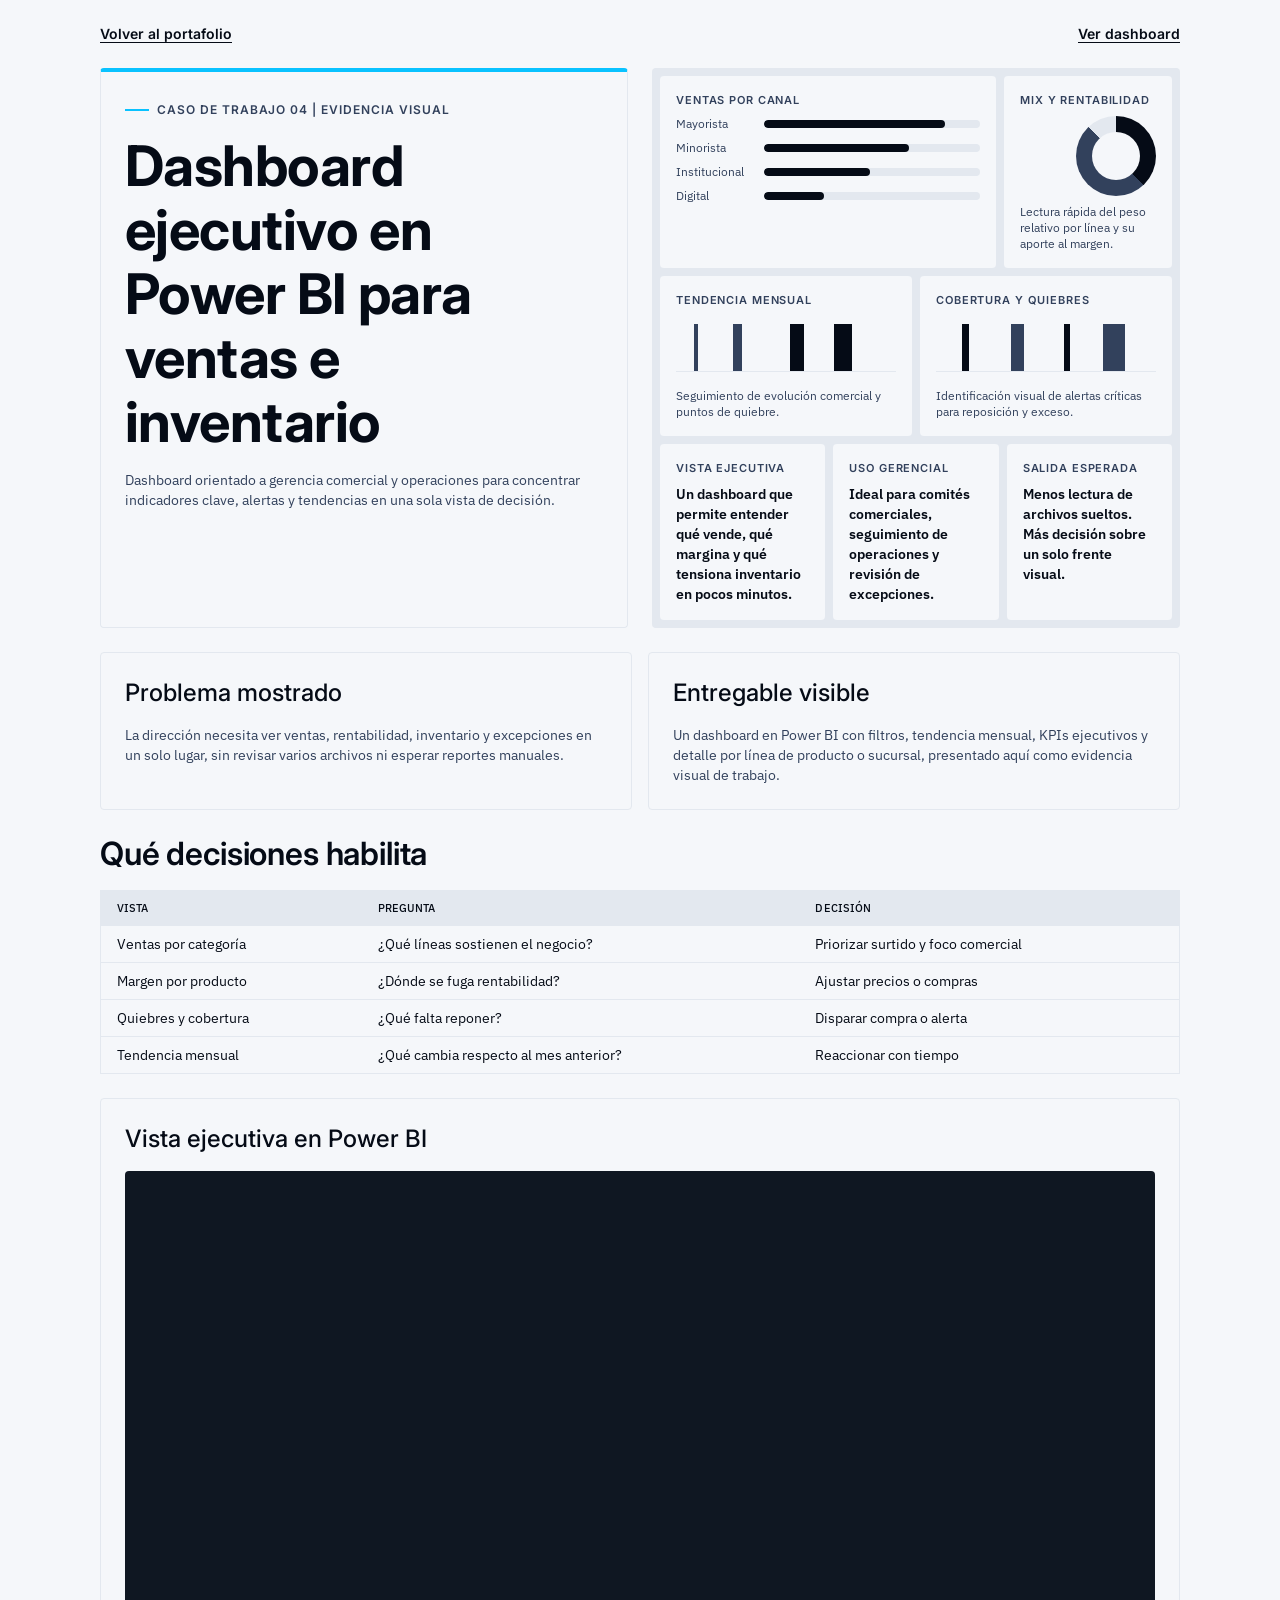
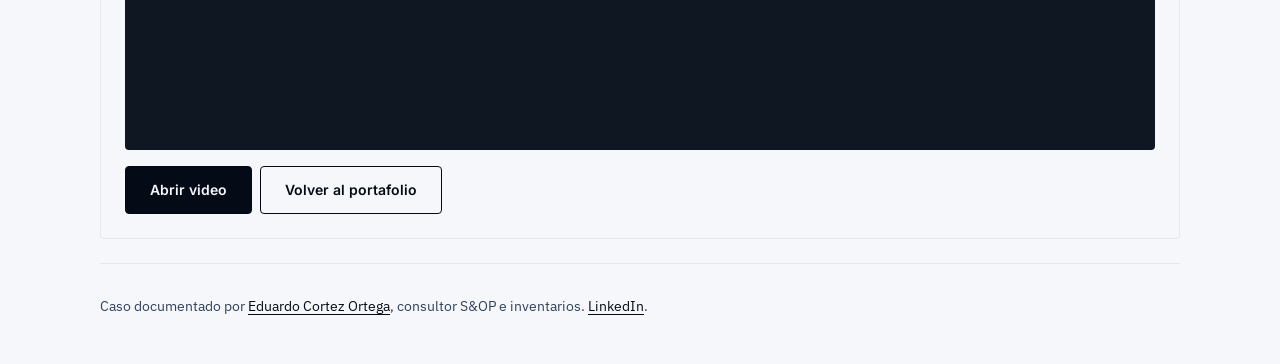
<file: caso_powerbi.html>
<!doctype html>
<html lang="es">
<head>
  <meta charset="utf-8">
  <meta name="viewport" content="width=device-width, initial-scale=1">
  <title>Caso: dashboard Power BI de ventas e inventario | E. Cortez</title>
  <meta name="description" content="Dashboard ejecutivo en Power BI para ventas, margen, cobertura y quiebres: qué decisiones habilita y cómo se usa en comités comerciales y de operaciones.">
  <link rel="icon" href="/favicon.ico" sizes="16x16 32x32 48x48">
  <link rel="icon" href="/favicon-192.png" sizes="192x192" type="image/png">
  <link rel="icon" href="/favicon-96.png" sizes="96x96" type="image/png">
  <link rel="apple-touch-icon" href="/apple-touch-icon.png">
  <link rel="canonical" href="https://cadenasuministro.com/caso_powerbi.html">
  <meta property="og:type" content="article">
  <meta property="og:locale" content="es_BO">
  <meta property="og:title" content="Caso: dashboard Power BI de ventas e inventario | E. Cortez">
  <meta property="og:description" content="Dashboard ejecutivo en Power BI para ventas, margen, cobertura y quiebres: qué decisiones habilita y cómo se usa en comités comerciales y de operaciones.">
  <meta property="og:url" content="https://cadenasuministro.com/caso_powerbi.html">
  <meta property="og:image" content="https://cadenasuministro.com/assets/eduardo-cortez.jpg">
  <meta name="author" content="Eduardo Cortez Ortega">
  <link rel="preconnect" href="https://fonts.googleapis.com">
  <link rel="preconnect" href="https://fonts.gstatic.com" crossorigin>
  <link href="https://fonts.googleapis.com/css2?family=IBM+Plex+Sans:wght@400;500;600&family=Inter:wght@500;600;700;800&display=swap" rel="stylesheet">
  <link rel="stylesheet" href="sci.css">
</head>
<body class="pg-caso">
  <main class="page">
    <nav><a href="index.html">Volver al portafolio</a><a href="#embed">Ver dashboard</a></nav>
    <header class="hero">
      <div>
        <span class="eyebrow">Caso de trabajo 04 | Evidencia visual</span>
        <h1>Dashboard ejecutivo en Power BI para ventas e inventario</h1>
        <p>Dashboard orientado a gerencia comercial y operaciones para concentrar indicadores clave, alertas y tendencias en una sola vista de decisión.</p>
      </div>
      <div class="visual-board" aria-label="Composición visual del dashboard">
        <div class="visual-top">
          <div class="visual-panel">
            <span class="visual-label">Ventas por canal</span>
            <div class="bars">
              <div class="bar-row"><span>Mayorista</span><div class="bar-track"><div class="bar-fill" style="width:84%"></div></div></div>
              <div class="bar-row"><span>Minorista</span><div class="bar-track"><div class="bar-fill" style="width:67%"></div></div></div>
              <div class="bar-row"><span>Institucional</span><div class="bar-track"><div class="bar-fill" style="width:49%"></div></div></div>
              <div class="bar-row"><span>Digital</span><div class="bar-track"><div class="bar-fill" style="width:28%"></div></div></div>
            </div>
          </div>
          <div class="visual-panel">
            <span class="visual-label">Mix y rentabilidad</span>
            <div class="donut" aria-hidden="true"></div>
            <p class="caption">Lectura rápida del peso relativo por línea y su aporte al margen.</p>
          </div>
        </div>
        <div class="mini-grid">
          <div class="mini-box">
            <span class="visual-label">Tendencia mensual</span>
            <div class="spark" aria-hidden="true"></div>
            <div class="caption">Seguimiento de evolución comercial y puntos de quiebre.</div>
          </div>
          <div class="mini-box">
            <span class="visual-label">Cobertura y quiebres</span>
            <div class="spark alertas" aria-hidden="true"></div>
            <div class="caption">Identificación visual de alertas críticas para reposición y exceso.</div>
          </div>
        </div>
        <div class="visual-bottom">
          <div class="visual-panel">
            <span class="visual-label">Vista ejecutiva</span>
            <div class="legend-note">Un dashboard que permite entender qué vende, qué margina y qué tensiona inventario en pocos minutos.</div>
          </div>
          <div class="visual-panel">
            <span class="visual-label">Uso gerencial</span>
            <div class="legend-note">Ideal para comités comerciales, seguimiento de operaciones y revisión de excepciones.</div>
          </div>
          <div class="visual-panel">
            <span class="visual-label">Salida esperada</span>
            <div class="legend-note">Menos lectura de archivos sueltos. Más decisión sobre un solo frente visual.</div>
          </div>
        </div>
      </div>
    </header>

    <section class="two">
      <article class="card">
        <h2>Problema mostrado</h2>
        <p>La dirección necesita ver ventas, rentabilidad, inventario y excepciones en un solo lugar, sin revisar varios archivos ni esperar reportes manuales.</p>
      </article>
      <article class="card">
        <h2>Entregable visible</h2>
        <p>Un dashboard en Power BI con filtros, tendencia mensual, KPIs ejecutivos y detalle por línea de producto o sucursal, presentado aquí como evidencia visual de trabajo.</p>
      </article>
    </section>

    <section>
      <h2>Qué decisiones habilita</h2>
      <table>
        <thead>
          <tr><th>Vista</th><th>Pregunta</th><th>Decisión</th></tr>
        </thead>
        <tbody>
          <tr><td>Ventas por categoría</td><td>¿Qué líneas sostienen el negocio?</td><td>Priorizar surtido y foco comercial</td></tr>
          <tr><td>Margen por producto</td><td>¿Dónde se fuga rentabilidad?</td><td>Ajustar precios o compras</td></tr>
          <tr><td>Quiebres y cobertura</td><td>¿Qué falta reponer?</td><td>Disparar compra o alerta</td></tr>
          <tr><td>Tendencia mensual</td><td>¿Qué cambia respecto al mes anterior?</td><td>Reaccionar con tiempo</td></tr>
        </tbody>
      </table>
    </section>

    <section class="artifact" id="embed">
      <h2>Vista ejecutiva en Power BI</h2>
      <div class="video-marco">
        <div class="video-frame">
          <iframe
            src="https://www.youtube-nocookie.com/embed/cn-x9bPBSSs?rel=0&modestbranding=1"
            title="Dashboard ejecutivo en Power BI"
            allow="accelerometer; autoplay; clipboard-write; encrypted-media; gyroscope; picture-in-picture; web-share"
            referrerpolicy="origin-when-cross-origin"
            allowfullscreen>
          </iframe>
        </div>
      </div>
      <div class="acciones">
        <a class="button primary" href="https://youtu.be/cn-x9bPBSSs" target="_blank" rel="noreferrer">Abrir video</a>
        <a class="button secondary" href="index.html">Volver al portafolio</a>
      </div>
    </section>
    <footer class="autor"><p>Caso documentado por <a href="https://cadenasuministro.com/" rel="author">Eduardo Cortez Ortega</a>, consultor S&amp;OP e inventarios. <a href="https://www.linkedin.com/in/eduardo-cortez-ortega/" rel="me">LinkedIn</a>.</p></footer>
  </main>
</body>
</html>
</file>
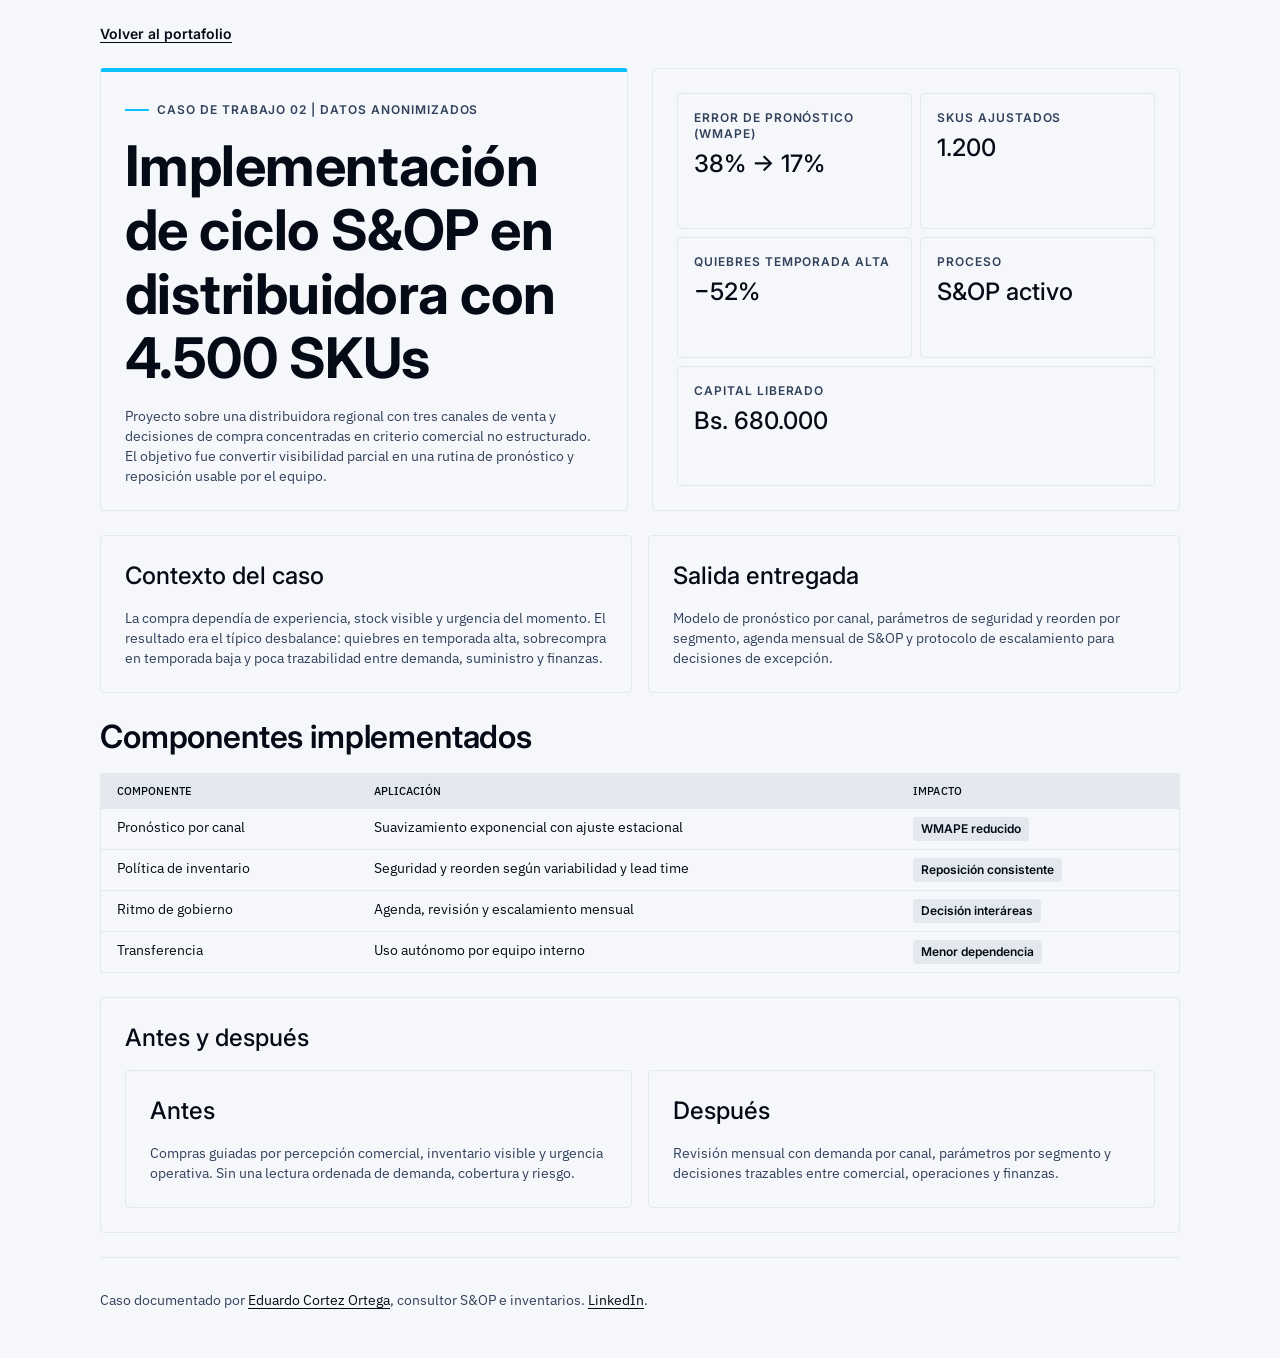
<file: caso_pronostico_reposicion.html>
<!doctype html>
<html lang="es">
<head>
  <meta charset="utf-8">
  <meta name="viewport" content="width=device-width, initial-scale=1">
  <title>Caso S&amp;OP: distribuidora con 4.500 SKUs | Eduardo Cortez</title>
  <meta name="description" content="Caso con datos anonimizados: ciclo S&amp;OP en distribuidora regional, WMAPE de 38% a 17% y quiebres en temporada alta 52% menores.">
  <link rel="icon" href="/favicon.ico" sizes="16x16 32x32 48x48">
  <link rel="icon" href="/favicon-192.png" sizes="192x192" type="image/png">
  <link rel="icon" href="/favicon-96.png" sizes="96x96" type="image/png">
  <link rel="apple-touch-icon" href="/apple-touch-icon.png">
  <link rel="canonical" href="https://cadenasuministro.com/caso_pronostico_reposicion.html">
  <meta property="og:type" content="article">
  <meta property="og:locale" content="es_BO">
  <meta property="og:title" content="Caso S&amp;OP: distribuidora con 4.500 SKUs | Eduardo Cortez">
  <meta property="og:description" content="Caso con datos anonimizados: ciclo S&amp;OP en distribuidora regional, WMAPE de 38% a 17% y quiebres en temporada alta 52% menores.">
  <meta property="og:url" content="https://cadenasuministro.com/caso_pronostico_reposicion.html">
  <meta property="og:image" content="https://cadenasuministro.com/assets/eduardo-cortez.jpg">
  <meta name="author" content="Eduardo Cortez Ortega">
  <link rel="preconnect" href="https://fonts.googleapis.com">
  <link rel="preconnect" href="https://fonts.gstatic.com" crossorigin>
  <link href="https://fonts.googleapis.com/css2?family=IBM+Plex+Sans:wght@400;500;600&family=Inter:wght@500;600;700;800&display=swap" rel="stylesheet">
  <link rel="stylesheet" href="sci.css">
</head>
<body class="pg-caso">
  <main class="page">
    <nav><a href="index.html">Volver al portafolio</a></nav>
    <header class="hero">
      <div>
        <span class="eyebrow">Caso de trabajo 02 | Datos anonimizados</span>
        <h1>Implementación de ciclo S&amp;OP en distribuidora con 4.500 SKUs</h1>
        <p>Proyecto sobre una distribuidora regional con tres canales de venta y decisiones de compra concentradas en criterio comercial no estructurado. El objetivo fue convertir visibilidad parcial en una rutina de pronóstico y reposición usable por el equipo.</p>
      </div>
      <div class="scorecard">
        <div><span>Error de pronóstico (WMAPE)</span><strong>38% → 17%</strong></div>
        <div><span>SKUs ajustados</span><strong>1.200</strong></div>
        <div><span>Quiebres temporada alta</span><strong>−52%</strong></div>
        <div><span>Proceso</span><strong>S&amp;OP activo</strong></div>
        <div><span>Capital liberado</span><strong>Bs. 680.000</strong></div>
      </div>
    </header>

    <section class="two">
      <article class="card">
        <h2>Contexto del caso</h2>
        <p>La compra dependía de experiencia, stock visible y urgencia del momento. El resultado era el típico desbalance: quiebres en temporada alta, sobrecompra en temporada baja y poca trazabilidad entre demanda, suministro y finanzas.</p>
      </article>
      <article class="card">
        <h2>Salida entregada</h2>
        <p>Modelo de pronóstico por canal, parámetros de seguridad y reorden por segmento, agenda mensual de S&amp;OP y protocolo de escalamiento para decisiones de excepción.</p>
      </article>
    </section>

    <section>
      <h2>Componentes implementados</h2>
      <table>
        <thead>
          <tr><th>Componente</th><th>Aplicación</th><th>Impacto</th></tr>
        </thead>
        <tbody>
          <tr><td>Pronóstico por canal</td><td>Suavizamiento exponencial con ajuste estacional</td><td><span class="tag">WMAPE reducido</span></td></tr>
          <tr><td>Política de inventario</td><td>Seguridad y reorden según variabilidad y lead time</td><td><span class="tag">Reposición consistente</span></td></tr>
          <tr><td>Ritmo de gobierno</td><td>Agenda, revisión y escalamiento mensual</td><td><span class="tag">Decisión interáreas</span></td></tr>
          <tr><td>Transferencia</td><td>Uso autónomo por equipo interno</td><td><span class="tag">Menor dependencia</span></td></tr>
        </tbody>
      </table>
    </section>

    <section class="artifact">
      <h2>Antes y después</h2>
      <div class="comparison">
        <div class="card">
          <h3>Antes</h3>
          <p>Compras guiadas por percepción comercial, inventario visible y urgencia operativa. Sin una lectura ordenada de demanda, cobertura y riesgo.</p>
        </div>
        <div class="card">
          <h3>Después</h3>
          <p>Revisión mensual con demanda por canal, parámetros por segmento y decisiones trazables entre comercial, operaciones y finanzas.</p>
        </div>
      </div>
    </section>
    <footer class="autor"><p>Caso documentado por <a href="https://cadenasuministro.com/" rel="author">Eduardo Cortez Ortega</a>, consultor S&amp;OP e inventarios. <a href="https://www.linkedin.com/in/eduardo-cortez-ortega/" rel="me">LinkedIn</a>.</p></footer>
  </main>
</body>
</html>
</file>
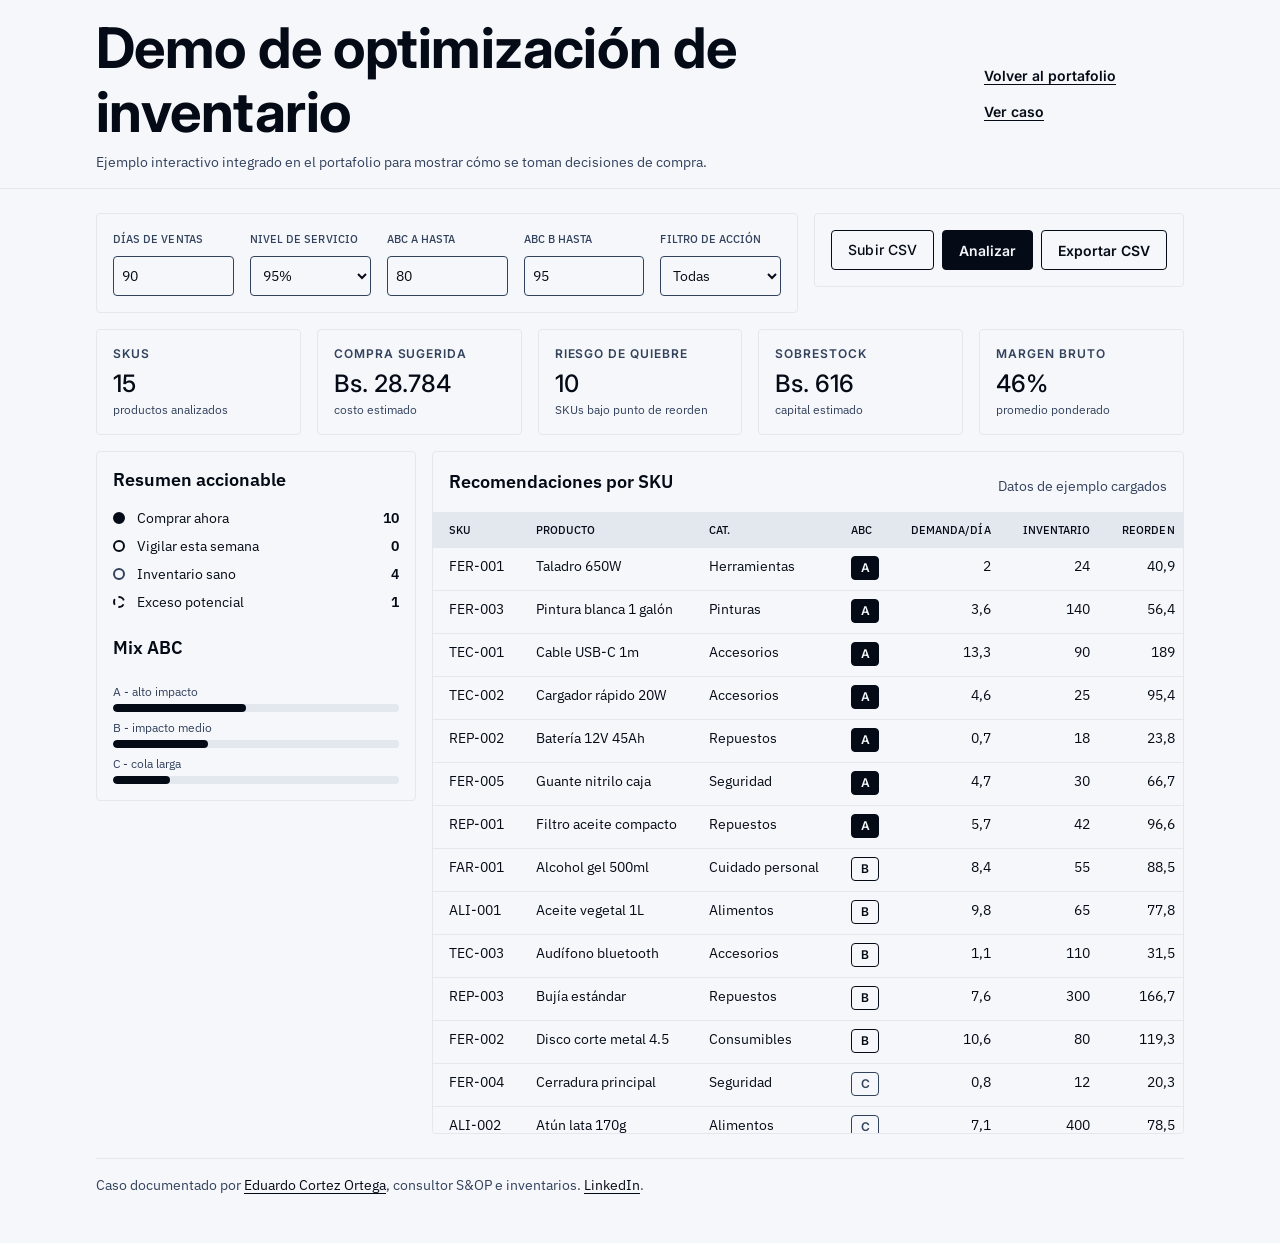
<file: demo_inventario.html>
<!doctype html>
<html lang="es">
<head>
  <meta charset="utf-8">
  <meta name="viewport" content="width=device-width, initial-scale=1">
  <title>Demo: calculadora de reorden y ABC | Eduardo Cortez Ortega</title>
  <meta name="description" content="Herramienta interactiva: sube un CSV de ventas e inventario y obtén clasificación ABC, punto de reorden, compra sugerida y alertas de exceso por SKU.">
  <link rel="icon" href="/favicon.ico" sizes="16x16 32x32 48x48">
  <link rel="icon" href="/favicon-192.png" sizes="192x192" type="image/png">
  <link rel="icon" href="/favicon-96.png" sizes="96x96" type="image/png">
  <link rel="apple-touch-icon" href="/apple-touch-icon.png">
  <link rel="canonical" href="https://cadenasuministro.com/demo_inventario.html">
  <meta property="og:type" content="article">
  <meta property="og:locale" content="es_BO">
  <meta property="og:title" content="Demo: calculadora de reorden y ABC | Eduardo Cortez Ortega">
  <meta property="og:description" content="Herramienta interactiva: sube un CSV de ventas e inventario y obtén clasificación ABC, punto de reorden, compra sugerida y alertas de exceso por SKU.">
  <meta property="og:url" content="https://cadenasuministro.com/demo_inventario.html">
  <meta property="og:image" content="https://cadenasuministro.com/assets/eduardo-cortez.jpg">
  <meta name="author" content="Eduardo Cortez Ortega">
  <link rel="preconnect" href="https://fonts.googleapis.com">
  <link rel="preconnect" href="https://fonts.gstatic.com" crossorigin>
  <link href="https://fonts.googleapis.com/css2?family=IBM+Plex+Sans:wght@400;500;600&family=Inter:wght@500;600;700;800&display=swap" rel="stylesheet">
  <link rel="stylesheet" href="sci.css">
</head>
<body class="pg-demo">
  <header>
    <div class="wrap topbar">
      <div>
        <h1>Demo de optimización de inventario</h1>
        <p class="subtitle">Ejemplo interactivo integrado en el portafolio para mostrar cómo se toman decisiones de compra.</p>
      </div>
      <nav>
        <a href="index.html">Volver al portafolio</a>
        <a href="caso_inventario.html">Ver caso</a>
      </nav>
    </div>
  </header>
  <main class="wrap">
    <section class="toolbar">
      <div class="panel controls" aria-label="Parámetros">
        <label>Días de ventas<input id="periodDays" type="number" min="7" max="365" value="90"></label>
        <label>Nivel de servicio<select id="serviceLevel"><option value="1.28">90%</option><option value="1.65" selected>95%</option><option value="2.05">98%</option></select></label>
        <label>ABC A hasta<input id="abcA" type="number" min="40" max="90" value="80"></label>
        <label>ABC B hasta<input id="abcB" type="number" min="70" max="98" value="95"></label>
        <label>Filtro de acción<select id="actionFilter"><option value="all">Todas</option><option value="Comprar">Comprar</option><option value="Vigilar">Vigilar</option><option value="OK">OK</option><option value="Exceso">Exceso</option></select></label>
      </div>
      <div class="panel actions">
        <label class="file-button secondary" for="csvInput">Subir CSV</label>
        <input id="csvInput" type="file" accept=".csv,text/csv">
        <button id="analyzeBtn">Analizar</button>
        <button class="secondary" id="exportBtn">Exportar CSV</button>
      </div>
    </section>
    <section class="kpis" aria-label="Indicadores">
      <div class="panel kpi"><div class="label">SKUs</div><div class="value" id="kpiSkus">0</div><div class="note">productos analizados</div></div>
      <div class="panel kpi"><div class="label">Compra sugerida</div><div class="value" id="kpiBuy">Bs. 0</div><div class="note">costo estimado</div></div>
      <div class="panel kpi"><div class="label">Riesgo de quiebre</div><div class="value" id="kpiRisk">0</div><div class="note">SKUs bajo punto de reorden</div></div>
      <div class="panel kpi"><div class="label">Sobrestock</div><div class="value" id="kpiExcess">Bs. 0</div><div class="note">capital estimado</div></div>
      <div class="panel kpi"><div class="label">Margen bruto</div><div class="value" id="kpiMargin">0%</div><div class="note">promedio ponderado</div></div>
    </section>
    <section class="workspace">
      <aside class="panel side">
        <h2>Resumen accionable</h2>
        <div class="status-list">
          <div class="status-row"><span class="dot estado-critico"></span><span>Comprar ahora</span><strong id="countBuy">0</strong></div>
          <div class="status-row"><span class="dot estado-vigilar"></span><span>Vigilar esta semana</span><strong id="countWatch">0</strong></div>
          <div class="status-row"><span class="dot estado-sano"></span><span>Inventario sano</span><strong id="countOk">0</strong></div>
          <div class="status-row"><span class="dot estado-exceso"></span><span>Exceso potencial</span><strong id="countExcess">0</strong></div>
        </div>
        <div class="abc-bars">
          <h2>Mix ABC</h2>
          <div class="bar"><span>A - alto impacto</span><div class="bar-track"><div class="bar-fill" id="barA"></div></div></div>
          <div class="bar"><span>B - impacto medio</span><div class="bar-track"><div class="bar-fill" id="barB"></div></div></div>
          <div class="bar"><span>C - cola larga</span><div class="bar-track"><div class="bar-fill" id="barC"></div></div></div>
        </div>
      </aside>
      <section class="panel results">
        <div class="results-head"><h2>Recomendaciones por SKU</h2><span id="sourceLabel" class="subtitle">Sin datos cargados</span></div>
        <div class="table-wrap">
          <table>
            <thead><tr><th>SKU</th><th>Producto</th><th>Cat.</th><th>ABC</th><th class="num">Demanda/día</th><th class="num">Inventario</th><th class="num">Reorden</th><th class="num">Comprar</th><th class="num">Cobertura</th><th class="num">Margen</th><th>Acción</th></tr></thead>
            <tbody id="tbody"><tr><td class="empty" colspan="11">Carga el ejemplo o sube un CSV para empezar.</td></tr></tbody>
          </table>
        </div>
      </section>
    </section>
    <footer class="autor"><p>Caso documentado por <a href="https://cadenasuministro.com/" rel="author">Eduardo Cortez Ortega</a>, consultor S&amp;OP e inventarios. <a href="https://www.linkedin.com/in/eduardo-cortez-ortega/" rel="me">LinkedIn</a>.</p></footer>
  </main>
  <script>
    const sampleCsv = `sku;producto;categoria;ventas_90d;costo_unitario;precio_unitario;inventario_actual;lead_time_dias;variabilidad_demanda;pedido_minimo
FER-001;Taladro 650W;Herramientas;180;266;434;24;18;0.35;6
FER-002;Disco corte metal 4.5;Consumibles;950;6;10.5;80;10;0.25;100
FER-003;Pintura blanca 1 galón;Pinturas;320;84;147;140;14;0.3;24
FER-004;Cerradura principal;Seguridad;75;77;133;12;21;0.45;12
FER-005;Guante nitrilo caja;Seguridad;420;34;57;30;12;0.4;20
REP-001;Filtro aceite compacto;Repuestos;510;22;45;42;15;0.32;24
REP-002;Batería 12V 45Ah;Repuestos;62;329;546;18;30;0.5;4
REP-003;Bujía estándar;Repuestos;680;7.7;16.8;300;20;0.28;80
TEC-001;Cable USB-C 1m;Accesorios;1200;11.2;32;90;12;0.38;100
TEC-002;Cargador rápido 20W;Accesorios;410;38;84;25;18;0.42;30
TEC-003;Audífono bluetooth;Accesorios;96;63;126;110;25;0.55;20
FAR-001;Alcohol gel 500ml;Cuidado personal;760;13.3;26;55;9;0.3;60
FAR-002;Mascarilla caja 50;Cuidado personal;130;16.8;35;210;14;0.6;50
ALI-001;Aceite vegetal 1L;Alimentos;880;11.9;18.6;65;7;0.22;120
ALI-002;Atún lata 170g;Alimentos;640;6.6;11.5;400;10;0.2;100`;
    let rawRows = [];
    let analyzedRows = [];
    const money = value => 'Bs. ' + new Intl.NumberFormat('es-BO', { maximumFractionDigits: 0 }).format(value || 0);
    const num = value => new Intl.NumberFormat('es-BO', { maximumFractionDigits: 1 }).format(value || 0);
    const pct = value => `${Math.round((value || 0) * 100)}%`;
    function splitCsvLine(line, sep) { const cells = []; let current = ''; let quoted = false; for (let i = 0; i < line.length; i++) { const char = line[i]; if (char === '"') { quoted = !quoted; } else if (char === sep && !quoted) { cells.push(current); current = ''; } else { current += char; } } cells.push(current); return cells.map(cell => cell.trim().replace(/^"|"$/g, '')); }
    function detectSeparator(text) { const first = text.split(/\r?\n/)[0] || ''; return first.includes(';') ? ';' : ','; }
    function parseCsv(text) { const sep = detectSeparator(text); const lines = text.trim().split(/\r?\n/).filter(Boolean); const headers = splitCsvLine(lines.shift(), sep).map(h => h.trim()); return lines.map(line => { const values = splitCsvLine(line, sep); return headers.reduce((row, header, index) => { row[header] = values[index] ?? ''; return row; }, {}); }); }
    function toNumber(value) { const parsed = Number(String(value ?? '').replace(',', '.')); return Number.isFinite(parsed) ? parsed : 0; }
    function analyze() {
      const periodDays = Math.max(1, toNumber(document.getElementById('periodDays').value));
      const serviceFactor = toNumber(document.getElementById('serviceLevel').value);
      const abcA = toNumber(document.getElementById('abcA').value) / 100;
      const abcB = toNumber(document.getElementById('abcB').value) / 100;
      const base = rawRows.map(row => {
        const sales = toNumber(row.ventas_90d), cost = toNumber(row.costo_unitario), price = toNumber(row.precio_unitario), stock = toNumber(row.inventario_actual), lead = Math.max(1, toNumber(row.lead_time_dias)), variability = Math.max(0, toNumber(row.variabilidad_demanda)), minOrder = Math.max(1, toNumber(row.pedido_minimo));
        const dailyDemand = sales / periodDays, salesValue = sales * price, safetyStock = dailyDemand * variability * Math.sqrt(lead) * serviceFactor, reorderPoint = dailyDemand * lead + safetyStock, targetStock = reorderPoint + minOrder;
        const suggestedBuy = stock < reorderPoint ? Math.ceil((targetStock - stock) / minOrder) * minOrder : 0;
        const coverageDays = dailyDemand > 0 ? stock / dailyDemand : 999, excessUnits = coverageDays > 120 ? Math.max(0, stock - dailyDemand * 120) : 0, margin = price > 0 ? (price - cost) / price : 0;
        return { sku: row.sku || '', producto: row.producto || '', categoria: row.categoria || '', sales, cost, price, stock, lead, minOrder, dailyDemand, salesValue, reorderPoint, suggestedBuy, coverageDays, excessValue: excessUnits * cost, margin };
      }).sort((a, b) => b.salesValue - a.salesValue);
      const totalSalesValue = base.reduce((sum, row) => sum + row.salesValue, 0) || 1;
      let cumulative = 0;
      analyzedRows = base.map(row => { cumulative += row.salesValue / totalSalesValue; const abc = cumulative <= abcA ? 'A' : cumulative <= abcB ? 'B' : 'C'; let action = 'OK'; if (row.suggestedBuy > 0) action = row.coverageDays < row.lead ? 'Comprar' : 'Vigilar'; if (row.suggestedBuy === 0 && row.excessValue > 0) action = 'Exceso'; return { ...row, abc, action }; });
      render();
    }
    function pillClass(action) { return { Comprar: 'estado-critico', Vigilar: 'estado-vigilar', OK: 'estado-sano', Exceso: 'estado-exceso' }[action] || 'estado-sano'; }
    function escapeHtml(value) { return String(value).replace(/[&<>"']/g, char => ({ '&': '&amp;', '<': '&lt;', '>': '&gt;', '"': '&quot;', "'": '&#039;' }[char])); }
    function setCount(id, action) { document.getElementById(id).textContent = analyzedRows.filter(row => row.action === action).length; }
    function setBars() { const total = analyzedRows.length || 1; ['A', 'B', 'C'].forEach(letter => { const width = analyzedRows.filter(row => row.abc === letter).length / total * 100; document.getElementById(`bar${letter}`).style.width = `${width}%`; }); }
    function render() {
      const filter = document.getElementById('actionFilter').value;
      const rows = filter === 'all' ? analyzedRows : analyzedRows.filter(row => row.action === filter);
      const tbody = document.getElementById('tbody');
      tbody.innerHTML = rows.length ? rows.map(row => `<tr><td>${escapeHtml(row.sku)}</td><td>${escapeHtml(row.producto)}</td><td>${escapeHtml(row.categoria)}</td><td><span class="badge ${row.abc.toLowerCase()}">${row.abc}</span></td><td class="num">${num(row.dailyDemand)}</td><td class="num">${num(row.stock)}</td><td class="num">${num(row.reorderPoint)}</td><td class="num">${num(row.suggestedBuy)}</td><td class="num">${row.coverageDays > 900 ? 's/d' : num(row.coverageDays)}</td><td class="num">${pct(row.margin)}</td><td><span class="pill ${pillClass(row.action)}">${row.action}</span></td></tr>`).join('') : '<tr><td class="empty" colspan="11">No hay productos para el filtro seleccionado.</td></tr>';
      const totalBuy = analyzedRows.reduce((sum, row) => sum + row.suggestedBuy * row.cost, 0), totalExcess = analyzedRows.reduce((sum, row) => sum + row.excessValue, 0), risk = analyzedRows.filter(row => row.stock < row.reorderPoint).length, weightedMarginBase = analyzedRows.reduce((sum, row) => sum + row.salesValue, 0) || 1, weightedMargin = analyzedRows.reduce((sum, row) => sum + row.margin * row.salesValue, 0) / weightedMarginBase;
      document.getElementById('kpiSkus').textContent = analyzedRows.length;
      document.getElementById('kpiBuy').textContent = money(totalBuy);
      document.getElementById('kpiRisk').textContent = risk;
      document.getElementById('kpiExcess').textContent = money(totalExcess);
      document.getElementById('kpiMargin').textContent = pct(weightedMargin);
      setCount('countBuy', 'Comprar'); setCount('countWatch', 'Vigilar'); setCount('countOk', 'OK'); setCount('countExcess', 'Exceso'); setBars();
    }
    function exportCsv() {
      if (!analyzedRows.length) return;
      const headers = ['sku','producto','categoria','abc','demanda_diaria','inventario_actual','punto_reorden','compra_sugerida','cobertura_dias','margen','accion'];
      const lines = [headers.join(';')].concat(analyzedRows.map(row => [row.sku, row.producto, row.categoria, row.abc, row.dailyDemand.toFixed(2), row.stock, row.reorderPoint.toFixed(2), row.suggestedBuy, row.coverageDays.toFixed(1), row.margin.toFixed(2), row.action].map(value => `"${String(value).replaceAll('"', '""')}"`).join(';')));
      const blob = new Blob([lines.join('\n')], { type: 'text/csv;charset=utf-8' });
      const link = document.createElement('a'); link.href = URL.createObjectURL(blob); link.download = 'recomendaciones_inventario.csv'; link.click(); URL.revokeObjectURL(link.href);
    }
    document.getElementById('analyzeBtn').addEventListener('click', analyze);
    document.getElementById('exportBtn').addEventListener('click', exportCsv);
    document.getElementById('actionFilter').addEventListener('change', render);
    document.getElementById('csvInput').addEventListener('change', event => { const file = event.target.files[0]; if (!file) return; const reader = new FileReader(); reader.onload = () => { rawRows = parseCsv(String(reader.result)); document.getElementById('sourceLabel').textContent = file.name; analyze(); }; reader.readAsText(file); });
    rawRows = parseCsv(sampleCsv); document.getElementById('sourceLabel').textContent = 'Datos de ejemplo cargados'; analyze();
  </script>
</body>
</html>
</file>
<file: sci.css>
/*
  Hoja de estilos única del sitio.
  Fuente: 20.01 v1.0.2 del BOS-CDS (secciones Color, Tipografía, Espaciado y grid, Logo, Iconografía).
  Decisiones de la fase D3 (2026-10-14): sin logo ni nombre SCI (P1 a); estados sin colores
  semánticos, con rótulo y relleno dentro de la paleta (P2 a); enlaces en Deep Navy (post D2, P3).

  Reglas de color (20.01, Color):
  - Modo claro (interiores): fondo Blanco Suave, texto Deep Navy y Slate, Cyan Técnico solo decorativo.
  - Modo oscuro (portada): fondo Deep Navy o Grafito, texto Blanco Suave, Cyan Técnico como acento.
  - Slate nunca sobre fondo oscuro. Cyan nunca como texto, enlace ni dato sobre fondo claro.
  - Sobre #E3E8EF solo texto Deep Navy.

  Supuestos declarados (20.01 no los especifica):
  - S-D3-1. Tamaños móviles: clamp() desde el valor de 20.01 hasta un mínimo proporcional.
  - S-D3-2. Radio de esquinas 4 px (unidad de la escala) y sin sombras. Nodos (puntos, números de paso) circulares.
  - S-D3-3. #E3E8EF (color auxiliar de 20.01) se extiende a bordes decorativos, encabezados de tabla y pistas de barras.
  - S-D3-4. Párrafo de entrada en IBM Plex Sans 18/28 Regular (tamaño de H4, peso de cuerpo).
  - S-D3-5. Etiquetas en mayúsculas: Inter SemiBold 12/16 con tracking ampliado de 0,08 em.
  - S-D3-6. Margen lateral de página: 96 px en escritorio, 16 px en móvil.
  - S-D3-7. Cifras en Inter con la escala de KPI estándar (24/28 Medium): Satoshi no se usa en el sitio (VC4).
*/

/* 1. Tokens ---------------------------------------------------------------- */

:root {
  /* Color: paleta vigente de 20.01 */
  --deep-navy: #050B16;
  --cyan-tecnico: #09C2FF;
  --slate: #32415C;
  --grafito: #0F1722;
  --blanco-suave: #F5F7FA;
  --auxiliar: #E3E8EF;

  /* Tipografía */
  --fuente-titulos: "Inter", "Segoe UI", Arial, sans-serif;
  --fuente-texto: "IBM Plex Sans", "Segoe UI", Arial, sans-serif;

  /* Espaciado: ocho unidades autorizadas */
  --e-4: 4px;
  --e-8: 8px;
  --e-16: 16px;
  --e-24: 24px;
  --e-32: 32px;
  --e-48: 48px;
  --e-64: 64px;
  --e-96: 96px;

  /* Grid: 6 columnas, gutter 16 px */
  --gutter: 16px;
  --margen-pagina: clamp(16px, 7.5vw, 96px);
  --ancho-sitio: 1180px;
  --ancho-caso: 1080px;
  --ancho-lectura: 760px;

  --radio: 4px;
}

/* 2. Base ------------------------------------------------------------------ */

* { box-sizing: border-box; }

html { scroll-behavior: smooth; }

body {
  margin: 0;
  background: var(--blanco-suave);
  color: var(--deep-navy);
  font-family: var(--fuente-texto);
  font-size: 14px;
  line-height: 20px;
}

h1, h2, h3, h4 {
  margin: 0;
  font-family: var(--fuente-titulos);
  color: inherit;
}

/* Display 64/72 ExtraBold, -1 % */
.display {
  font-size: clamp(40px, 7vw, 64px);
  line-height: 1.125;
  font-weight: 800;
  letter-spacing: -0.01em;
}

/* H1 56/64 Bold, -1 % */
h1 {
  font-size: clamp(36px, 6vw, 56px);
  line-height: 1.143;
  font-weight: 700;
  letter-spacing: -0.01em;
}

/* H2 32/40 SemiBold, -0,5 % */
h2 {
  font-size: clamp(26px, 4vw, 32px);
  line-height: 1.25;
  font-weight: 600;
  letter-spacing: -0.005em;
}

/* H3 24/32 Medium, 0 % */
h3,
.h3 {
  font-family: var(--fuente-titulos);
  font-size: clamp(20px, 3vw, 24px);
  line-height: 1.333;
  font-weight: 500;
  letter-spacing: 0;
}

/* H4 18 SemiBold, IBM Plex Sans */
h4,
.h4 {
  font-family: var(--fuente-texto);
  font-size: 18px;
  line-height: 24px;
  font-weight: 600;
}

p { margin: 0; }

strong, b { font-weight: 600; }

/* Pie 12/16 Regular, +0,5 % */
.pie {
  font-size: 12px;
  line-height: 16px;
  letter-spacing: 0.005em;
}

/* Etiqueta en mayúsculas (S-D3-5) */
.etiqueta {
  font-family: var(--fuente-titulos);
  font-size: 12px;
  line-height: 16px;
  font-weight: 600;
  letter-spacing: 0.08em;
  text-transform: uppercase;
}

/* Enlaces: Deep Navy subrayado (post D2, P3) */
a {
  color: var(--deep-navy);
  text-decoration: underline;
  text-decoration-thickness: 1px;
  text-underline-offset: 3px;
}

a:hover { text-decoration-thickness: 2px; }

/* Foco: Deep Navy sobre claro (Cyan no alcanza 3:1, WCAG 1.4.11) */
:focus-visible {
  outline: 2px solid var(--deep-navy);
  outline-offset: 2px;
}

.modo-oscuro :focus-visible { outline-color: var(--cyan-tecnico); }

img { max-width: 100%; }

.mt-16 { margin-top: var(--e-16); }
.mt-24 { margin-top: var(--e-24); }

/* 3. Componentes comunes --------------------------------------------------- */

.button {
  display: inline-flex;
  align-items: center;
  justify-content: center;
  min-height: 48px;
  padding: 0 var(--e-24);
  border: 1px solid var(--deep-navy);
  border-radius: var(--radio);
  font-family: var(--fuente-titulos);
  font-size: 14px;
  font-weight: 600;
  text-decoration: none;
  cursor: pointer;
}

.button.primary {
  background: var(--deep-navy);
  color: var(--blanco-suave);
}

.button.secondary,
.button.whatsapp {
  background: var(--blanco-suave);
  color: var(--deep-navy);
}

.button:hover {
  text-decoration: underline;
  text-underline-offset: 3px;
}

/* Botones sobre la portada oscura */
.modo-oscuro .button.primary {
  background: var(--blanco-suave);
  border-color: var(--blanco-suave);
  color: var(--deep-navy);
}

.modo-oscuro .button.secondary,
.modo-oscuro .button.whatsapp {
  background: var(--deep-navy);
  border-color: var(--blanco-suave);
  color: var(--blanco-suave);
}

/* Etiqueta neutra (sin significado de estado) */
.pill,
.tag {
  display: inline-flex;
  align-items: center;
  min-height: 24px;
  padding: var(--e-4) var(--e-8);
  border-radius: var(--radio);
  background: var(--auxiliar);
  color: var(--deep-navy);
  font-family: var(--fuente-titulos);
  font-size: 12px;
  line-height: 16px;
  font-weight: 600;
}

.pill-row {
  display: flex;
  flex-wrap: wrap;
  gap: var(--e-8);
}

/* Estados (P2 a): el rótulo lleva el significado; el relleno lo refuerza (WCAG 1.4.1) */
.estado-critico {
  background: var(--deep-navy);
  border: 1px solid var(--deep-navy);
  color: var(--blanco-suave);
}

.estado-vigilar {
  background: var(--blanco-suave);
  border: 1px solid var(--deep-navy);
  color: var(--deep-navy);
}

.estado-sano {
  background: var(--blanco-suave);
  border: 1px solid var(--slate);
  color: var(--slate);
}

.estado-exceso {
  background: var(--blanco-suave);
  border: 1px dashed var(--deep-navy);
  color: var(--deep-navy);
}

/* Lista con nodo decorativo en Cyan */
.list {
  margin: var(--e-16) 0 0;
  padding: 0;
  list-style: none;
  display: grid;
  gap: var(--e-8);
}

.list li {
  position: relative;
  padding-left: var(--e-24);
  color: var(--slate);
}

.list li::before {
  content: "";
  position: absolute;
  left: 0;
  top: 6px;
  width: 8px;
  height: 8px;
  border-radius: 50%;
  background: var(--cyan-tecnico);
}

/* Eyebrow con filete decorativo en Cyan */
.eyebrow {
  display: inline-flex;
  align-items: center;
  gap: var(--e-8);
  color: var(--slate);
  font-family: var(--fuente-titulos);
  font-size: 12px;
  line-height: 16px;
  font-weight: 600;
  letter-spacing: 0.08em;
  text-transform: uppercase;
}

.eyebrow::before {
  content: "";
  width: 24px;
  height: 2px;
  background: var(--cyan-tecnico);
}

/* Tablas */
table {
  width: 100%;
  border-collapse: collapse;
  background: var(--blanco-suave);
  border: 1px solid var(--auxiliar);
}

th,
td {
  padding: var(--e-8) var(--e-16);
  border-bottom: 1px solid var(--auxiliar);
  text-align: left;
  vertical-align: top;
}

td { color: var(--deep-navy); }

/* Interfaz y datos 11/18 Medium, +0,5 % */
th {
  background: var(--auxiliar);
  color: var(--deep-navy);
  font-size: 11px;
  line-height: 18px;
  font-weight: 500;
  letter-spacing: 0.005em;
  text-transform: uppercase;
}

tr:last-child td { border-bottom: 0; }

/* Barras de datos: serie en Deep Navy sobre fondo claro (20.01, Color) */
.bar-track {
  height: 8px;
  background: var(--auxiliar);
  border-radius: var(--radio);
  overflow: hidden;
}

.bar-fill {
  height: 100%;
  background: var(--deep-navy);
  border-radius: var(--radio);
}

/* Pie de autoría de casos y demo */
.autor {
  margin-top: var(--e-24);
  padding-top: var(--e-16);
  border-top: 1px solid var(--auxiliar);
}

.autor p {
  margin: 0;
  color: var(--slate);
}

/* 4. Portada (index.html) ---------------------------------------------------- */

.wrap {
  width: min(var(--ancho-sitio), calc(100% - 2 * var(--margen-pagina)));
  margin: 0 auto;
}

.topbar {
  position: sticky;
  top: 0;
  z-index: 10;
  background: var(--blanco-suave);
  border-bottom: 1px solid var(--auxiliar);
}

.topbar-inner {
  min-height: 72px;
  display: flex;
  align-items: center;
  justify-content: space-between;
  gap: var(--e-16);
}

.brand {
  display: grid;
  gap: var(--e-4);
  text-decoration: none;
}

.brand strong {
  font-family: var(--fuente-titulos);
  font-size: 16px;
  line-height: 24px;
  font-weight: 700;
  letter-spacing: 0.04em;
  text-transform: uppercase;
}

.brand span {
  color: var(--slate);
  font-size: 12px;
  line-height: 16px;
}

.nav {
  display: flex;
  flex-wrap: wrap;
  gap: var(--e-16);
  align-items: center;
}

.nav a {
  font-family: var(--fuente-titulos);
  font-size: 14px;
  font-weight: 600;
  text-decoration: none;
}

.nav a:hover { text-decoration: underline; }

/* Portada en Deep Navy, a todo el ancho (VC3) */
.pg-home .hero {
  display: grid;
  grid-template-columns: repeat(6, minmax(0, 1fr));
  gap: var(--gutter);
  padding: var(--e-48) 0;
  background: var(--deep-navy);
  box-shadow: 0 0 0 100vmax var(--deep-navy);
  clip-path: inset(0 -100vmax);
  color: var(--blanco-suave);
}

.hero-main {
  grid-column: span 4;
  display: grid;
  gap: var(--e-48);
  align-content: start;
}

.hero-side {
  grid-column: span 2;
  display: grid;
  gap: var(--gutter);
  align-content: start;
}

.hero-side > * {
  padding: var(--e-24);
  background: var(--grafito);
  border-radius: var(--radio);
}

.pg-home .hero .eyebrow { color: var(--cyan-tecnico); }

.pg-home .hero h1 {
  margin-top: var(--e-16);
  max-width: 820px;
  font-size: clamp(40px, 7vw, 64px);
  line-height: 1.125;
  font-weight: 800;
  letter-spacing: -0.01em;
}

.headline-sub {
  margin-top: var(--e-24);
  max-width: 760px;
  font-size: 18px;
  line-height: 28px;
}

.hero-footer {
  display: grid;
  gap: var(--e-24);
}

.hero-actions {
  display: flex;
  flex-wrap: wrap;
  gap: var(--e-8);
}

.hero-meta {
  display: grid;
  grid-template-columns: repeat(4, minmax(0, 1fr));
  gap: var(--gutter);
}

.metric {
  padding: var(--e-16);
  background: var(--grafito);
  border-top: 2px solid var(--cyan-tecnico);
  border-radius: var(--radio);
}

.metric-label {
  display: block;
  font-family: var(--fuente-titulos);
  font-size: 12px;
  line-height: 16px;
  font-weight: 600;
  letter-spacing: 0.08em;
  text-transform: uppercase;
}

.metric strong {
  display: block;
  margin-top: var(--e-8);
  font-family: var(--fuente-titulos);
  font-size: 24px;
  line-height: 28px;
  font-weight: 500;
}

.metric-note {
  margin-top: var(--e-8);
  font-size: 12px;
  line-height: 16px;
  letter-spacing: 0.005em;
}

.pg-home .hero .microcopy,
.pg-home .hero .body-copy,
.pg-home .hero .list li { color: var(--blanco-suave); }

.pg-home .hero .list li::before { background: var(--cyan-tecnico); }

.pg-home .hero .pill {
  background: var(--grafito);
  border: 1px solid var(--blanco-suave);
  color: var(--blanco-suave);
}

.hero-side > .portrait-card {
  overflow: hidden;
  padding: 0;
}

.portrait-card img {
  display: block;
  width: 100%;
  height: auto;
  aspect-ratio: 4 / 5;
  object-fit: cover;
}

.portrait-caption {
  padding: var(--e-16) var(--e-24) var(--e-24);
  background: var(--grafito);
}

.lead-title {
  margin: var(--e-8) 0;
  font-family: var(--fuente-titulos);
  font-size: clamp(20px, 3vw, 24px);
  line-height: 1.333;
  font-weight: 500;
}

/* Secciones interiores (modo claro) */
.section-shell {
  display: grid;
  gap: var(--gutter);
  padding: var(--e-64) 0 0;
}

.section-head {
  display: grid;
  grid-template-columns: repeat(6, minmax(0, 1fr));
  gap: var(--e-24);
  align-items: end;
  margin-bottom: var(--e-24);
}

.section-head > :first-child { grid-column: span 2; }
.section-head > :last-child { grid-column: span 4; }
.section-head > :only-child { grid-column: 1 / -1; }

.section-number {
  color: var(--deep-navy);
  font-family: var(--fuente-titulos);
  font-size: 14px;
  font-weight: 600;
  letter-spacing: 0.08em;
}

.section-number::after {
  content: "";
  display: block;
  width: 24px;
  height: 2px;
  margin: var(--e-8) 0;
  background: var(--cyan-tecnico);
}

.section-intro,
.body-copy { color: var(--slate); }

.section-intro {
  font-size: 18px;
  line-height: 28px;
}

.microcopy {
  margin: 0;
  color: var(--slate);
  font-family: var(--fuente-titulos);
  font-size: 12px;
  line-height: 16px;
  font-weight: 600;
  letter-spacing: 0.08em;
  text-transform: uppercase;
}

.problem-grid,
.comparison-grid,
.cases-grid,
.services-grid,
.credentials-grid,
.process-grid {
  display: grid;
  grid-template-columns: repeat(2, minmax(0, 1fr));
  gap: var(--gutter);
}

.problem-card,
.comparison-card,
.case-card,
.service-card,
.cred-item,
.process-row,
.contact-card {
  display: grid;
  gap: var(--e-16);
  align-content: start;
  padding: var(--e-24);
  background: var(--blanco-suave);
  border: 1px solid var(--auxiliar);
  border-radius: var(--radio);
}

.comparison-card.eduardo,
.service-card.featured {
  border-top: 4px solid var(--cyan-tecnico);
}

.comparison-grid .microcopy { color: var(--deep-navy); }

.case-topline,
.service-meta {
  display: grid;
  gap: var(--e-8);
}

.case-metrics {
  display: grid;
  grid-template-columns: repeat(3, minmax(0, 1fr));
  gap: var(--e-8);
}

.case-metrics:has(> :nth-child(4)) { grid-template-columns: repeat(2, minmax(0, 1fr)); }

.mini-metric,
.service-stat {
  padding: var(--e-16);
  border: 1px solid var(--auxiliar);
  border-radius: var(--radio);
}

.mini-metric span,
.service-stat span {
  display: block;
  color: var(--slate);
  font-family: var(--fuente-titulos);
  font-size: 12px;
  line-height: 16px;
  font-weight: 600;
  letter-spacing: 0.08em;
  text-transform: uppercase;
}

.mini-metric strong {
  display: block;
  margin-top: var(--e-8);
  font-family: var(--fuente-titulos);
  font-size: 24px;
  line-height: 28px;
  font-weight: 500;
}

.service-stat strong {
  display: block;
  margin-top: var(--e-8);
  font-size: 18px;
  line-height: 24px;
  font-weight: 600;
}

.case-links,
.service-actions {
  display: flex;
  flex-wrap: wrap;
  gap: var(--e-16);
}

.text-link { font-weight: 600; }

.price {
  font-family: var(--fuente-titulos);
  font-size: 24px;
  line-height: 28px;
  font-weight: 500;
}

.service-meta { grid-template-columns: repeat(2, minmax(0, 1fr)); }

#preguntas h3 { margin-top: var(--e-24); }

#preguntas .body-copy {
  margin-top: var(--e-8);
  max-width: 72ch;
}

.process-row {
  grid-template-columns: auto 1fr auto;
  align-items: start;
}

/* Número de paso como nodo */
.step-num {
  width: 48px;
  height: 48px;
  display: grid;
  place-items: center;
  border-radius: 50%;
  background: var(--deep-navy);
  color: var(--blanco-suave);
  font-family: var(--fuente-titulos);
  font-weight: 600;
}

.step-time {
  padding-top: var(--e-16);
  color: var(--deep-navy);
  font-family: var(--fuente-titulos);
  font-size: 12px;
  line-height: 16px;
  font-weight: 600;
  letter-spacing: 0.08em;
  text-transform: uppercase;
  white-space: nowrap;
}

.contact-card {
  margin: var(--e-64) 0;
  border-top: 4px solid var(--cyan-tecnico);
}

.contact-grid {
  display: grid;
  grid-template-columns: repeat(6, minmax(0, 1fr));
  gap: var(--e-24);
  align-items: start;
}

.contact-grid > :first-child { grid-column: span 4; }
.contact-grid > :last-child { grid-column: span 2; }

.contact-lines {
  display: grid;
  gap: var(--e-16);
  margin-top: var(--e-16);
}

.contact-line { color: var(--slate); }

.callout {
  padding: var(--e-16);
  border: 1px solid var(--auxiliar);
  border-radius: var(--radio);
}

.callout strong {
  display: block;
  margin-bottom: var(--e-8);
  font-size: 18px;
  line-height: 24px;
}

.pg-home footer {
  padding: 0 0 var(--e-32);
  color: var(--slate);
}

/* 5. Casos y 404 (main.page) ------------------------------------------------ */

.page {
  width: min(var(--ancho-caso), calc(100% - 2 * var(--margen-pagina)));
  margin: 0 auto;
  padding: var(--e-24) 0 var(--e-48);
}

.page > nav {
  display: flex;
  justify-content: space-between;
  flex-wrap: wrap;
  gap: var(--e-8);
  margin-bottom: var(--e-24);
}

.page > nav a {
  font-family: var(--fuente-titulos);
  font-weight: 600;
}

.page p {
  margin-top: var(--e-16);
  color: var(--slate);
}

.page section { margin-top: var(--e-24); }

.page > section > h2 { margin-bottom: var(--e-16); }

.page .hero {
  display: grid;
  grid-template-columns: repeat(2, minmax(0, 1fr));
  gap: var(--e-24);
  align-items: stretch;
  margin-bottom: var(--e-24);
}

.page .hero .eyebrow { color: var(--slate); }

.page .hero h1 { margin-top: var(--e-16); }

.page .hero > div:first-child,
.scorecard,
.card,
.artifact {
  padding: var(--e-24);
  background: var(--blanco-suave);
  border: 1px solid var(--auxiliar);
  border-radius: var(--radio);
}

.page .hero > div:first-child { border-top: 4px solid var(--cyan-tecnico); }

.card h2,
.artifact h2 {
  font-size: clamp(20px, 3vw, 24px);
  line-height: 1.333;
  font-weight: 500;
  letter-spacing: 0;
}

.scorecard {
  display: grid;
  grid-template-columns: repeat(2, minmax(0, 1fr));
  gap: var(--e-8);
}

.scorecard div:last-child:nth-child(odd) { grid-column: 1 / -1; }

.scorecard div,
.mock-kpi {
  padding: var(--e-16);
  border: 1px solid var(--auxiliar);
  border-radius: var(--radio);
}

.scorecard span,
.mock-kpi span {
  display: block;
  color: var(--slate);
  font-family: var(--fuente-titulos);
  font-size: 12px;
  line-height: 16px;
  font-weight: 600;
  letter-spacing: 0.08em;
  text-transform: uppercase;
}

.scorecard strong,
.mock-kpi strong {
  display: block;
  margin-top: var(--e-8);
  font-family: var(--fuente-titulos);
  font-size: 24px;
  line-height: 28px;
  font-weight: 500;
}

.two,
.comparison {
  display: grid;
  grid-template-columns: repeat(2, minmax(0, 1fr));
  gap: var(--gutter);
}

.mock-dashboard {
  display: grid;
  grid-template-columns: repeat(4, minmax(0, 1fr));
  gap: var(--e-8);
  margin-top: var(--e-16);
}

.flow {
  display: grid;
  grid-template-columns: repeat(5, minmax(0, 1fr));
  gap: var(--e-8);
}

.flow div {
  min-height: 96px;
  display: grid;
  place-items: center;
  padding: var(--e-16);
  text-align: center;
  border: 1px solid var(--auxiliar);
  border-radius: var(--radio);
  font-family: var(--fuente-titulos);
  font-weight: 600;
}

/* Caso Power BI: composición visual */
.visual-board {
  display: grid;
  gap: var(--e-8);
  padding: var(--e-8);
  background: var(--auxiliar);
  border-radius: var(--radio);
}

.visual-top {
  display: grid;
  grid-template-columns: 2fr 1fr;
  gap: var(--e-8);
}

.visual-panel,
.mini-box {
  padding: var(--e-16);
  background: var(--blanco-suave);
  border-radius: var(--radio);
}

.mini-box {
  min-height: 96px;
  display: grid;
  align-content: space-between;
  gap: var(--e-8);
}

.visual-label {
  display: block;
  margin-bottom: var(--e-8);
  color: var(--slate);
  font-family: var(--fuente-titulos);
  font-size: 11px;
  line-height: 16px;
  font-weight: 600;
  letter-spacing: 0.08em;
  text-transform: uppercase;
}

.bars {
  display: grid;
  gap: var(--e-8);
}

.bar-row {
  display: grid;
  grid-template-columns: 80px 1fr;
  gap: var(--e-8);
  align-items: center;
  color: var(--slate);
  font-size: 12px;
  line-height: 16px;
}

.mini-grid {
  display: grid;
  grid-template-columns: repeat(2, minmax(0, 1fr));
  gap: var(--e-8);
}

/* Serie ilustrativa: barras en Deep Navy y Slate, sin Cyan (dato sobre fondo claro) */
.spark {
  height: 48px;
  background: linear-gradient(90deg,
    transparent 0 8%, var(--slate) 8% 10%,
    transparent 10% 26%, var(--slate) 26% 30%,
    transparent 30% 52%, var(--deep-navy) 52% 58%,
    transparent 58% 72%, var(--deep-navy) 72% 80%,
    transparent 80%);
  border-bottom: 1px solid var(--auxiliar);
}

/* Alertas: críticas en Deep Navy, el resto en Slate */
.spark.alertas {
  background: linear-gradient(90deg,
    transparent 0 12%, var(--deep-navy) 12% 15%,
    transparent 15% 34%, var(--slate) 34% 40%,
    transparent 40% 58%, var(--deep-navy) 58% 61%,
    transparent 61% 76%, var(--slate) 76% 86%,
    transparent 86%);
}

.donut {
  position: relative;
  width: 80px;
  height: 80px;
  margin-left: auto;
  border-radius: 50%;
  background: conic-gradient(var(--deep-navy) 0 38%, var(--slate) 38% 88%, var(--auxiliar) 88% 100%);
}

.donut::after {
  content: "";
  position: absolute;
  inset: 16px;
  border-radius: 50%;
  background: var(--blanco-suave);
}

.visual-bottom {
  display: grid;
  grid-template-columns: repeat(3, minmax(0, 1fr));
  gap: var(--e-8);
}

.legend-note {
  font-size: 14px;
  line-height: 20px;
  font-weight: 600;
}

.page .caption,
.caption {
  margin-top: var(--e-8);
  color: var(--slate);
  font-size: 12px;
  line-height: 16px;
}

.video-marco {
  margin-top: var(--e-16);
  overflow: hidden;
  background: var(--grafito);
  border-radius: var(--radio);
}

.video-frame {
  position: relative;
  width: 100%;
  padding-top: 56.25%;
}

.video-frame iframe {
  position: absolute;
  inset: 0;
  width: 100%;
  height: 100%;
  border: 0;
}

.acciones {
  display: flex;
  flex-wrap: wrap;
  gap: var(--e-8);
  margin-top: var(--e-16);
}

/* 6. Demo (demo_inventario.html) -------------------------------------------- */

.pg-demo > header {
  background: var(--blanco-suave);
  border-bottom: 1px solid var(--auxiliar);
}

.pg-demo .topbar {
  position: static;
  display: flex;
  align-items: center;
  justify-content: space-between;
  gap: var(--e-16);
  min-height: 80px;
  padding: var(--e-16) 0;
  background: none;
  border: 0;
}

.pg-demo .topbar nav {
  display: flex;
  flex-wrap: wrap;
  gap: var(--e-16);
}

.pg-demo .topbar nav a {
  font-family: var(--fuente-titulos);
  font-weight: 600;
}

.subtitle {
  margin-top: var(--e-8);
  color: var(--slate);
}

.pg-demo > main { padding: var(--e-24) 0 var(--e-48); }

.toolbar {
  display: grid;
  grid-template-columns: 1fr auto;
  gap: var(--gutter);
  align-items: start;
  margin-bottom: var(--e-16);
}

.panel {
  background: var(--blanco-suave);
  border: 1px solid var(--auxiliar);
  border-radius: var(--radio);
}

.controls {
  display: grid;
  grid-template-columns: repeat(5, minmax(120px, 1fr));
  gap: var(--e-16);
  padding: var(--e-16);
}

.pg-demo label {
  display: grid;
  gap: var(--e-8);
  color: var(--slate);
  font-size: 11px;
  line-height: 18px;
  font-weight: 500;
  letter-spacing: 0.005em;
  text-transform: uppercase;
}

/* Campos: borde Slate para alcanzar 3:1 (WCAG 1.4.11) */
.pg-demo input,
.pg-demo select {
  width: 100%;
  min-height: 40px;
  padding: var(--e-8);
  border: 1px solid var(--slate);
  border-radius: var(--radio);
  background: var(--blanco-suave);
  color: var(--deep-navy);
  font-family: var(--fuente-texto);
  font-size: 14px;
  text-transform: none;
}

.pg-demo input[type="file"] { display: none; }

.pg-demo label.file-button {
  justify-content: center;
  display: inline-flex;
  align-items: center;
  font-size: 14px;
  line-height: 20px;
  text-transform: none;
}

.pg-demo .topbar nav a { white-space: nowrap; }

.actions {
  display: flex;
  flex-wrap: wrap;
  gap: var(--e-8);
  padding: var(--e-16);
  align-items: center;
  justify-content: flex-end;
}

.pg-demo button,
.file-button {
  min-height: 40px;
  padding: var(--e-8) var(--e-16);
  border: 1px solid var(--deep-navy);
  border-radius: var(--radio);
  background: var(--deep-navy);
  color: var(--blanco-suave);
  font-family: var(--fuente-titulos);
  font-size: 14px;
  font-weight: 600;
  letter-spacing: 0;
  text-transform: none;
  cursor: pointer;
}

.pg-demo button.secondary,
.file-button.secondary {
  background: var(--blanco-suave);
  color: var(--deep-navy);
}

.pg-demo button:hover,
.file-button:hover {
  text-decoration: underline;
  text-underline-offset: 3px;
}

.kpis {
  display: grid;
  grid-template-columns: repeat(5, minmax(0, 1fr));
  gap: var(--gutter);
  margin-bottom: var(--e-16);
}

.kpi {
  min-height: 96px;
  padding: var(--e-16);
}

.kpi .label {
  color: var(--slate);
  font-family: var(--fuente-titulos);
  font-size: 12px;
  line-height: 16px;
  font-weight: 600;
  letter-spacing: 0.08em;
  text-transform: uppercase;
}

.kpi .value {
  margin-top: var(--e-8);
  font-family: var(--fuente-titulos);
  font-size: 24px;
  line-height: 28px;
  font-weight: 500;
}

.kpi .note {
  margin-top: var(--e-4);
  color: var(--slate);
  font-size: 12px;
  line-height: 16px;
}

.workspace {
  display: grid;
  grid-template-columns: 320px 1fr;
  gap: var(--gutter);
  align-items: start;
}

.side { padding: var(--e-16); }

.side h2,
.results h2 {
  margin: 0 0 var(--e-16);
  font-family: var(--fuente-texto);
  font-size: 18px;
  line-height: 24px;
  font-weight: 600;
  letter-spacing: 0;
}

.status-list {
  display: grid;
  gap: var(--e-8);
}

.status-row {
  display: grid;
  grid-template-columns: 16px 1fr auto;
  gap: var(--e-8);
  align-items: center;
}

/* Punto de estado como nodo; la forma acompaña al rótulo */
.dot {
  width: 12px;
  height: 12px;
  border-radius: 50%;
  border: 2px solid var(--deep-navy);
  background: var(--blanco-suave);
}

.dot.estado-critico { background: var(--deep-navy); }
.dot.estado-vigilar { border-color: var(--deep-navy); }
.dot.estado-sano { border-color: var(--slate); }
.dot.estado-exceso { border-style: dashed; }

.abc-bars {
  display: grid;
  gap: var(--e-8);
  margin-top: var(--e-24);
}

.bar {
  display: grid;
  gap: var(--e-4);
  color: var(--slate);
  font-size: 12px;
  line-height: 16px;
}

.pg-demo .bar-fill { width: 0; }

.results { overflow: hidden; }

.results-head {
  display: flex;
  align-items: center;
  justify-content: space-between;
  gap: var(--e-16);
  padding: var(--e-16);
  border-bottom: 1px solid var(--auxiliar);
}

.results-head h2 { margin: 0; }

.table-wrap {
  overflow: auto;
  max-height: 620px;
}

.pg-demo table {
  min-width: 980px;
  border: 0;
}

.pg-demo th,
.pg-demo td { white-space: nowrap; }

.pg-demo th {
  position: sticky;
  top: 0;
  z-index: 1;
}

td.num,
th.num { text-align: right; }

/* Clase ABC: A relleno, B contorno Deep Navy, C contorno Slate */
.badge {
  display: inline-flex;
  align-items: center;
  justify-content: center;
  min-width: 28px;
  height: 24px;
  border-radius: var(--radio);
  font-family: var(--fuente-titulos);
  font-size: 12px;
  font-weight: 600;
}

.badge.a {
  background: var(--deep-navy);
  border: 1px solid var(--deep-navy);
  color: var(--blanco-suave);
}

.badge.b {
  background: var(--blanco-suave);
  border: 1px solid var(--deep-navy);
  color: var(--deep-navy);
}

.badge.c {
  background: var(--blanco-suave);
  border: 1px solid var(--slate);
  color: var(--slate);
}

.empty {
  padding: var(--e-32) var(--e-16);
  color: var(--slate);
}

/* 7. Recursos (Recursos/index.html) ------------------------------------------ */

.banda {
  height: 8px;
  background: var(--deep-navy);
}

.contenedor {
  max-width: var(--ancho-lectura);
  margin: 0 auto;
  padding: 0 var(--e-24);
}

.pg-recursos header {
  padding: var(--e-48) 0 var(--e-32);
  border-bottom: 1px solid var(--auxiliar);
}

.pg-recursos header h1 { margin: var(--e-8) 0; }

.pg-recursos header p {
  max-width: 56ch;
  color: var(--slate);
}

.pg-recursos main { padding: var(--e-48) 0 var(--e-64); }

.recurso {
  margin-bottom: var(--e-24);
  padding: var(--e-24) var(--e-32);
  border: 1px solid var(--auxiliar);
  border-left: 4px solid var(--cyan-tecnico);
  border-radius: var(--radio);
}

.recurso .tipo {
  color: var(--slate);
  font-family: var(--fuente-titulos);
  font-size: 12px;
  line-height: 16px;
  font-weight: 600;
  letter-spacing: 0.08em;
  text-transform: uppercase;
}

.recurso h2 {
  margin: var(--e-8) 0 var(--e-8);
  font-size: clamp(20px, 3vw, 24px);
  line-height: 1.333;
  font-weight: 500;
  letter-spacing: 0;
}

.recurso p { margin-bottom: var(--e-16); }

.recurso ul {
  margin: 0 0 var(--e-16) var(--e-24);
  padding: 0;
}

.recurso li { margin-bottom: var(--e-4); }

.meta {
  margin-bottom: var(--e-16);
  color: var(--slate);
  font-size: 12px;
  line-height: 16px;
}

.boton {
  display: inline-flex;
  align-items: center;
  min-height: 48px;
  padding: 0 var(--e-24);
  border-radius: var(--radio);
  background: var(--deep-navy);
  color: var(--blanco-suave);
  font-family: var(--fuente-titulos);
  font-weight: 600;
  text-decoration: none;
}

.boton:hover {
  text-decoration: underline;
  text-underline-offset: 3px;
}

.pg-recursos footer {
  padding: var(--e-24) 0 var(--e-48);
  border-top: 1px solid var(--auxiliar);
  color: var(--slate);
}

.pg-recursos footer p + p { margin-top: var(--e-8); }

.pg-recursos footer strong { color: var(--deep-navy); }

/* 8. Responsivo -------------------------------------------------------------- */

@media (max-width: 980px) {
  .hero-main,
  .hero-side,
  .section-head > :first-child,
  .section-head > :last-child,
  .contact-grid > :first-child,
  .contact-grid > :last-child { grid-column: 1 / -1; }

  .hero-meta,
  .case-metrics,
  .case-metrics:has(> :nth-child(4)),
  .service-meta,
  .problem-grid,
  .comparison-grid,
  .cases-grid,
  .services-grid,
  .credentials-grid,
  .process-grid { grid-template-columns: 1fr; }

  .process-row { grid-template-columns: auto 1fr; }

  .step-time {
    grid-column: 2;
    padding-top: 0;
  }

  .toolbar,
  .workspace { grid-template-columns: 1fr; }

  .controls,
  .kpis { grid-template-columns: repeat(2, minmax(0, 1fr)); }

  .actions { justify-content: flex-start; }
}

@media (max-width: 820px) {
  .page .hero,
  .two,
  .comparison,
  .mock-dashboard,
  .flow,
  .visual-top,
  .mini-grid,
  .visual-bottom { grid-template-columns: 1fr; }
}

@media (max-width: 640px) {
  .topbar-inner {
    flex-direction: column;
    align-items: flex-start;
    padding: var(--e-16) 0;
  }

  .nav { gap: var(--e-8) var(--e-16); }

  .pg-home .hero { padding: var(--e-32) 0; }

  .section-shell { padding-top: var(--e-48); }

  .hero-side > *,
  .problem-card,
  .comparison-card,
  .case-card,
  .service-card,
  .cred-item,
  .process-row,
  .contact-card { padding: var(--e-16); }

  .hero-side > .portrait-card { padding: 0; }

  .pg-demo .topbar {
    flex-direction: column;
    align-items: flex-start;
  }

  .controls,
  .kpis { grid-template-columns: 1fr; }

  .pg-demo button,
  .file-button {
    width: 100%;
    text-align: center;
  }

  .recurso { padding: var(--e-16); }
}
</file>
